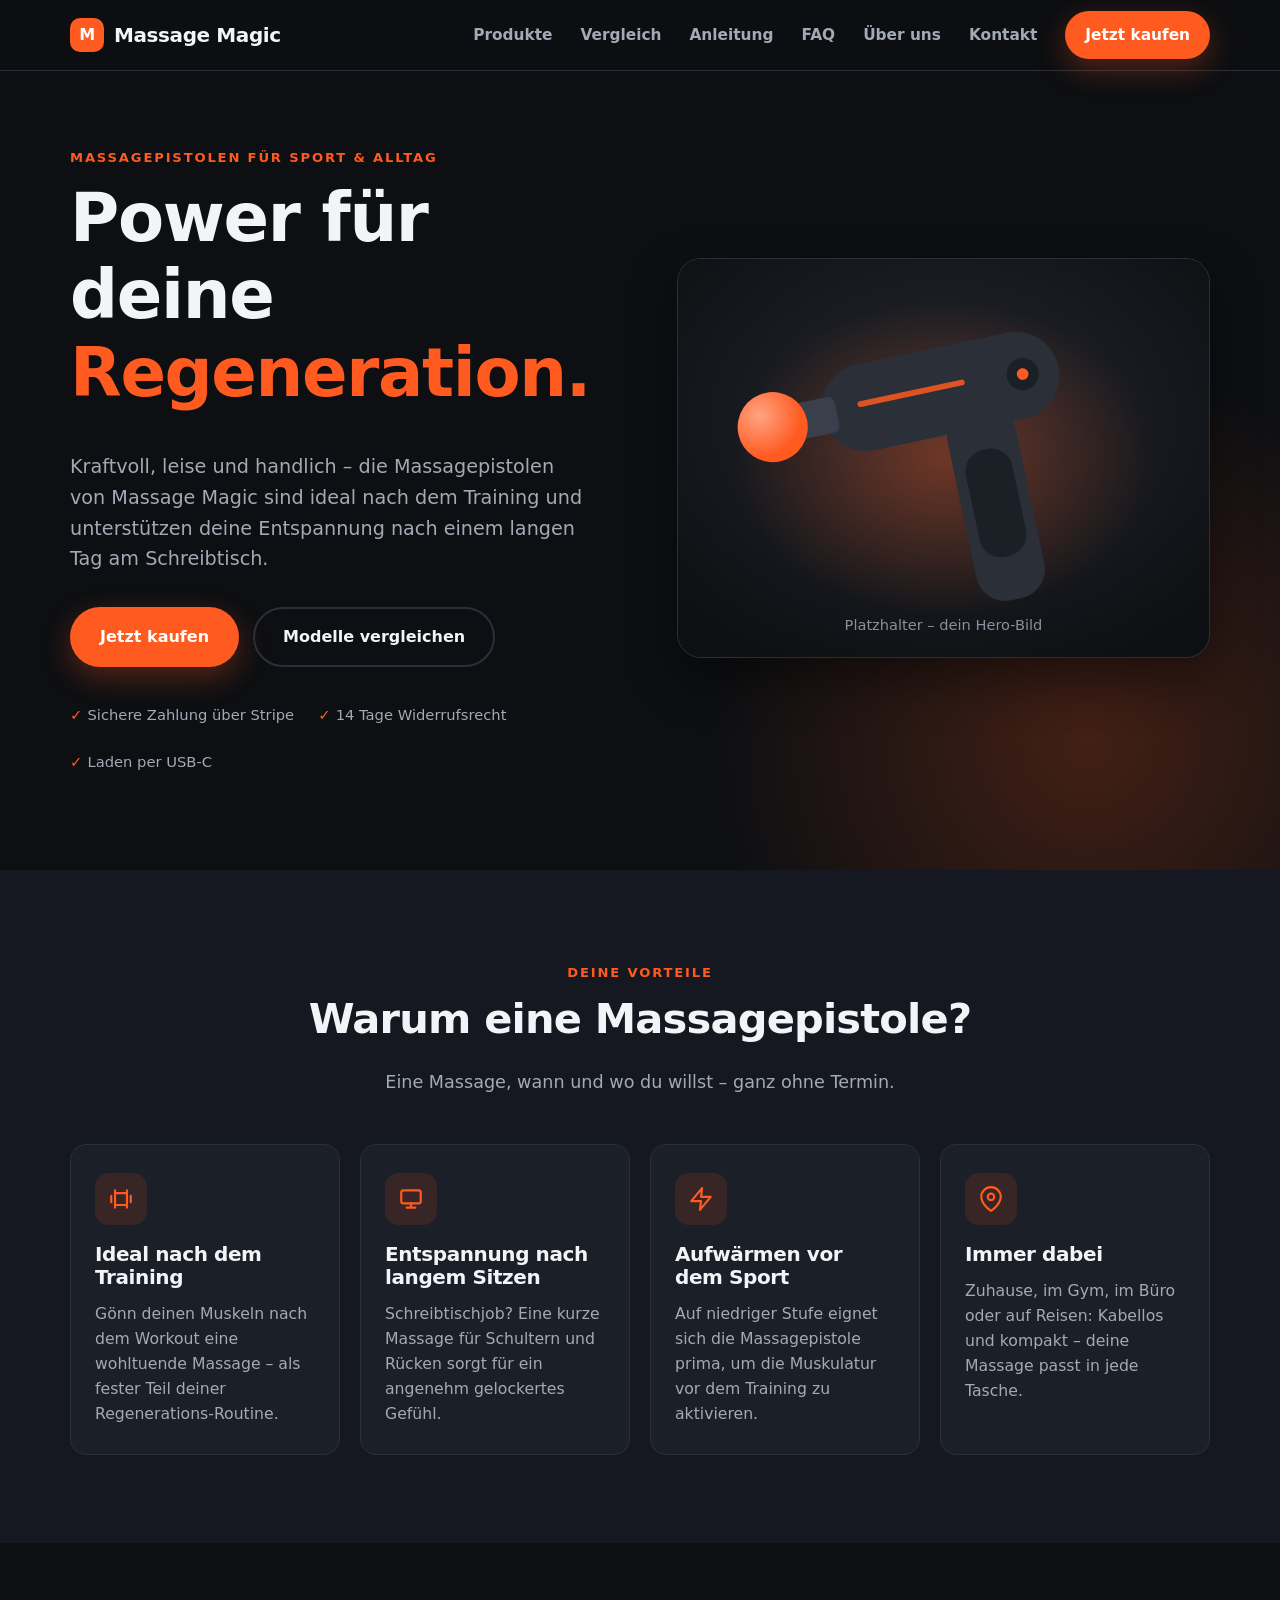
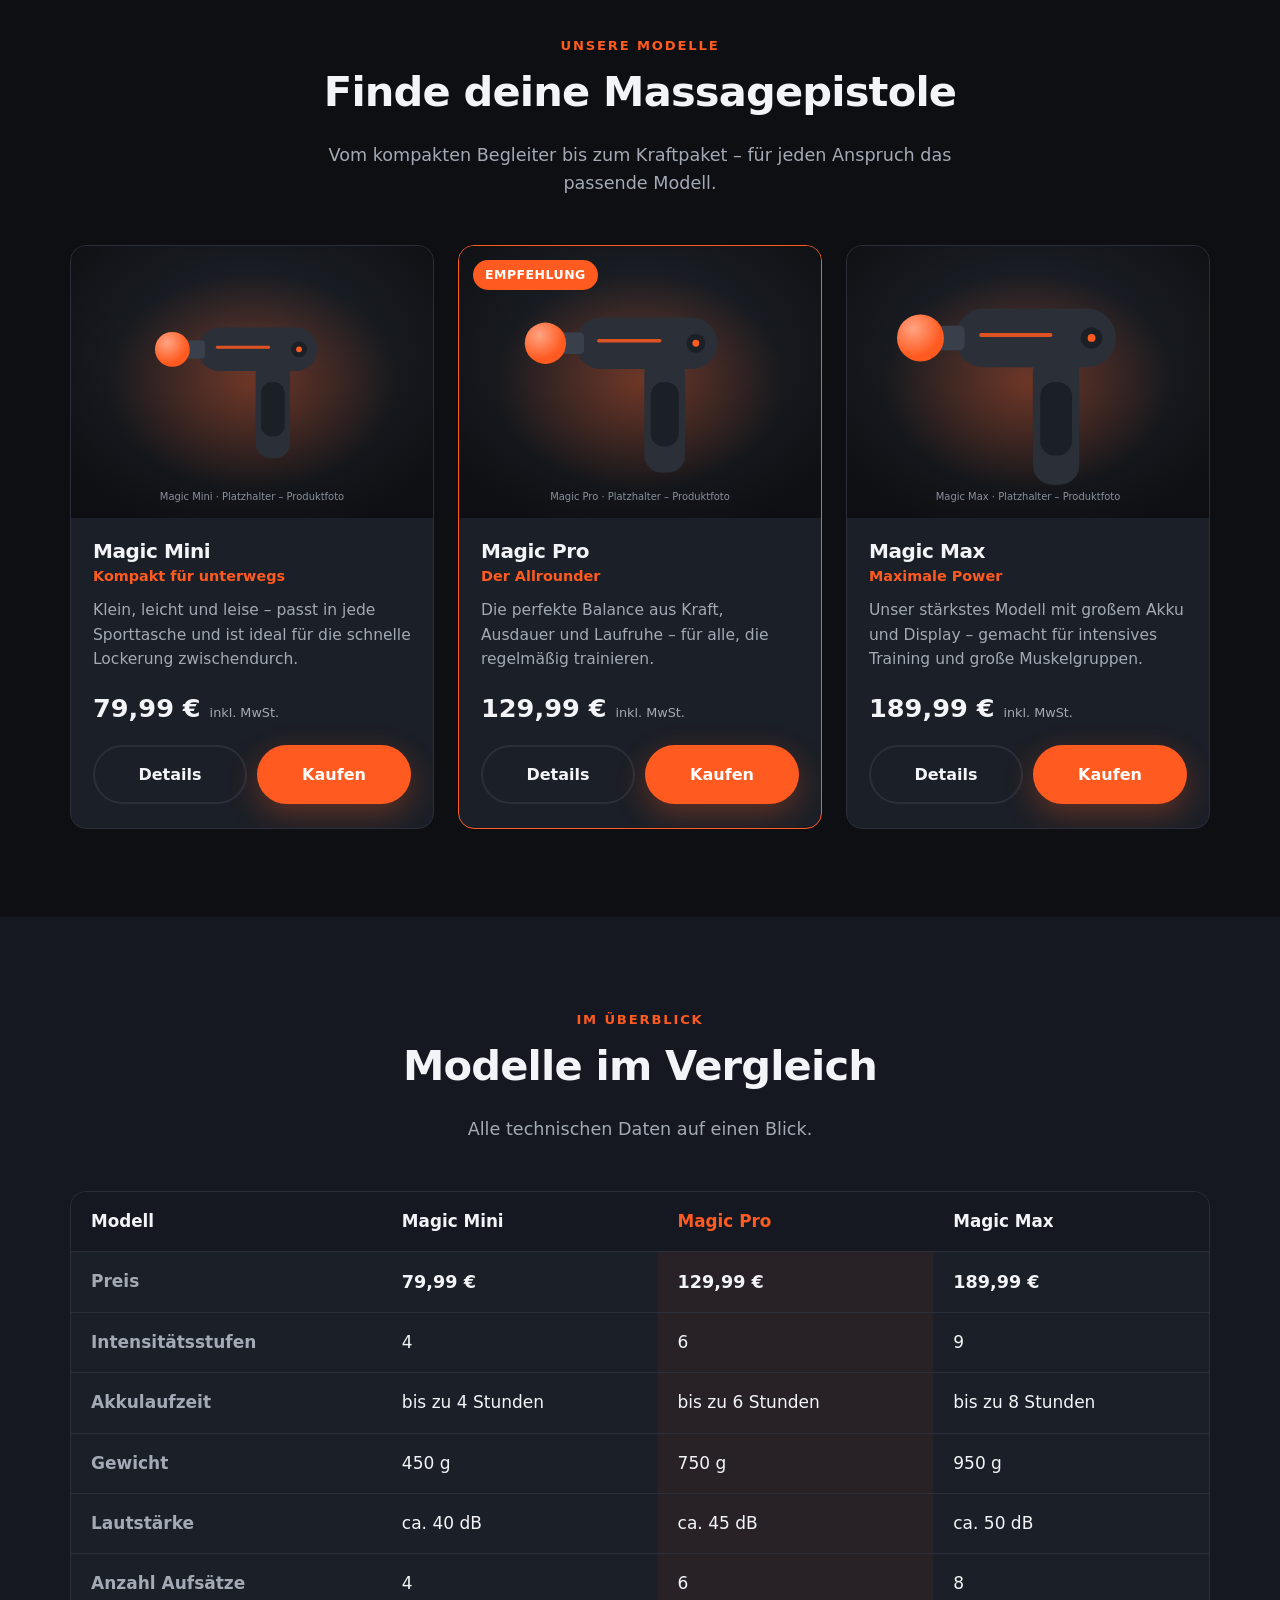
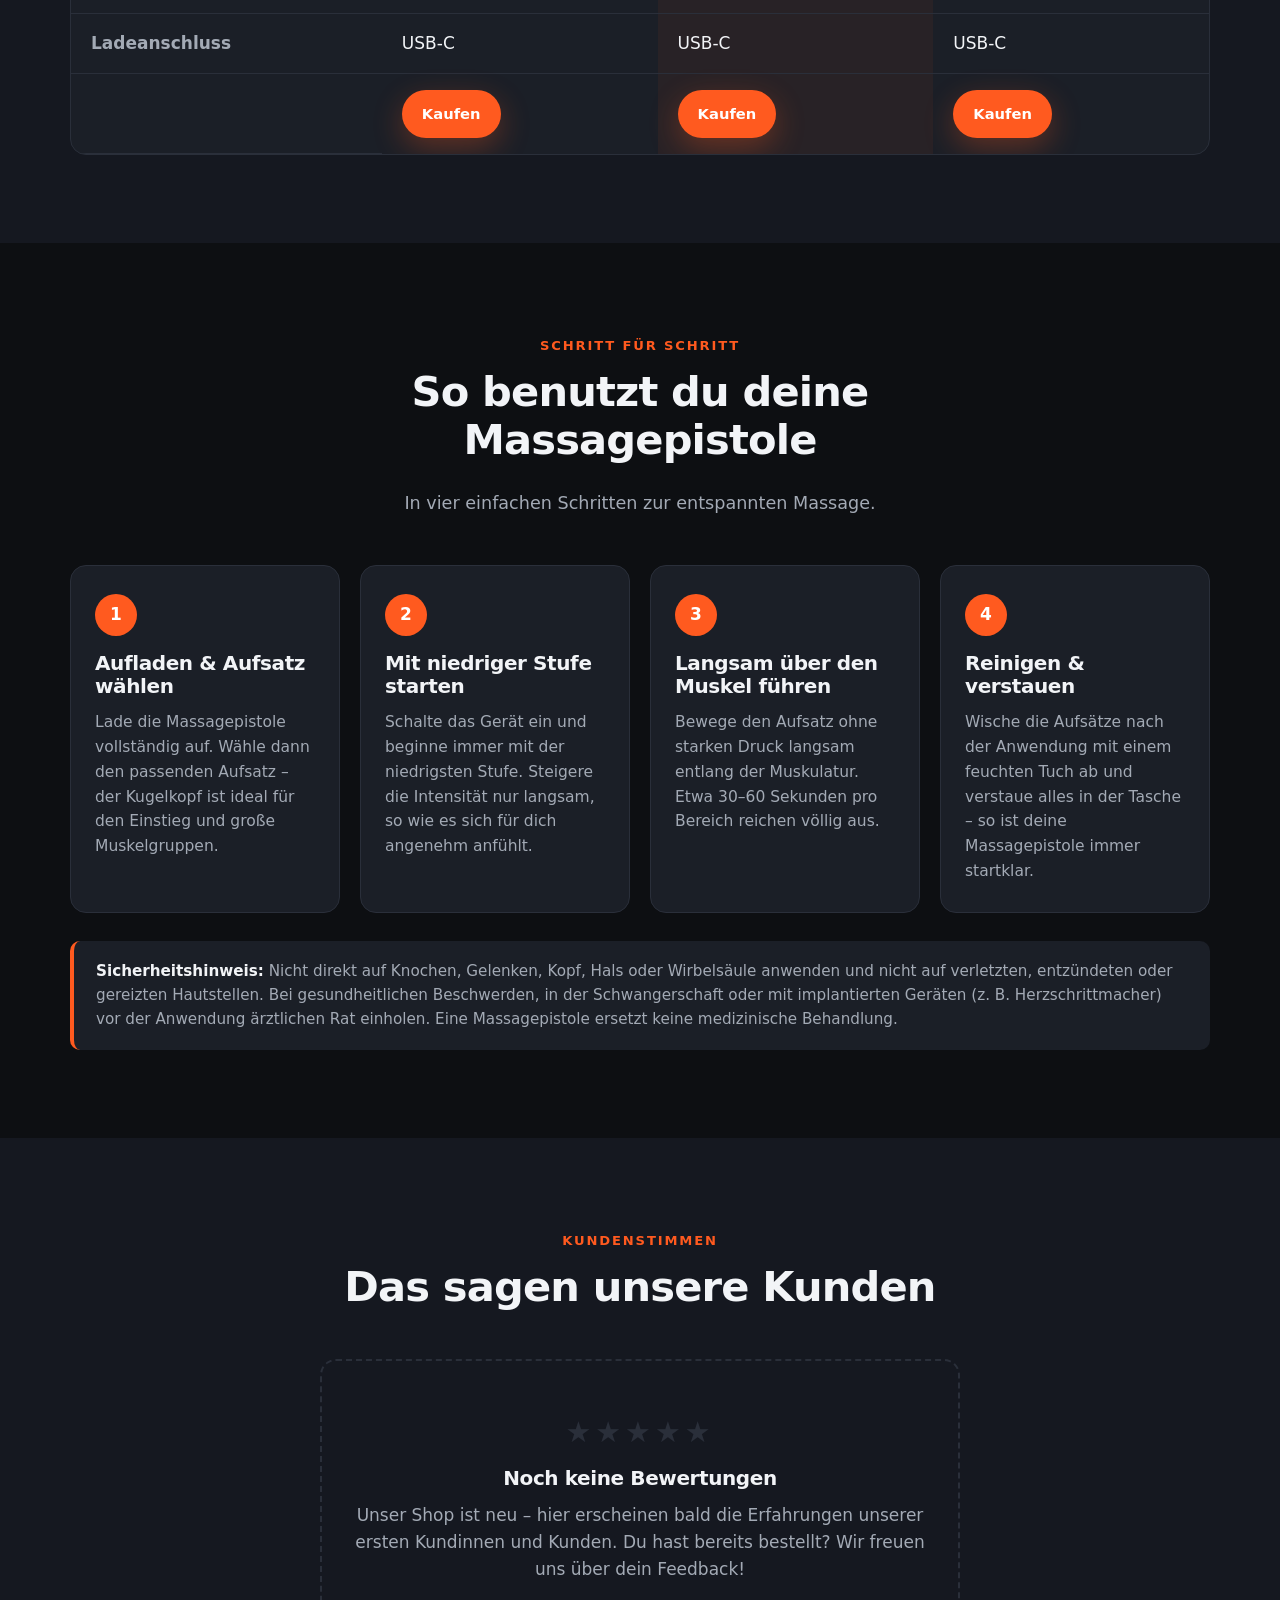
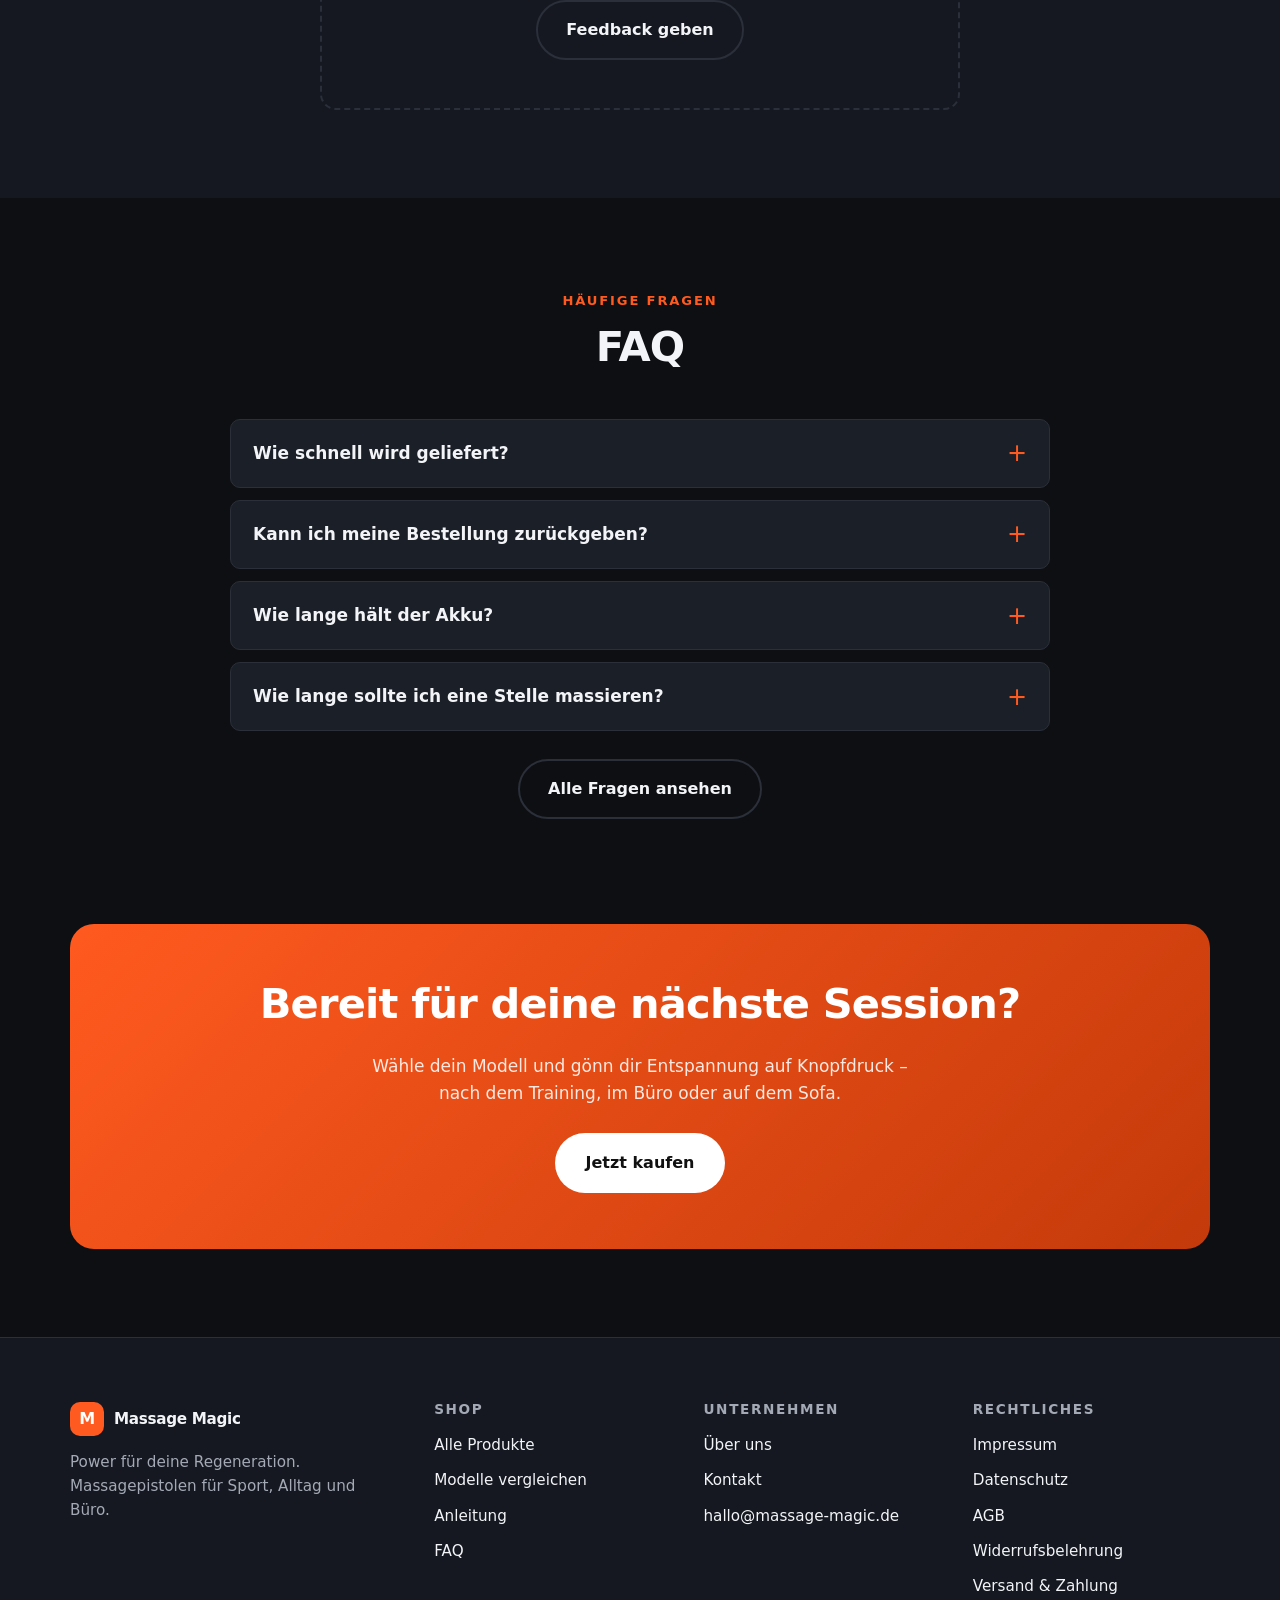
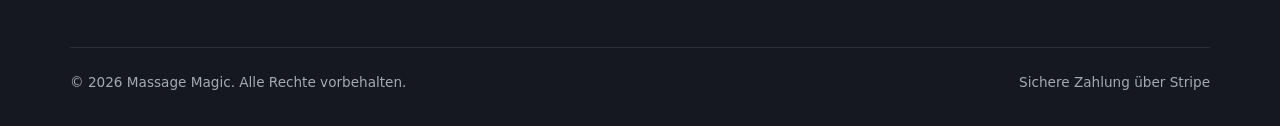
<file: index.html>
<!DOCTYPE html>
<html lang="de">
<head>
  <meta charset="utf-8">
  <meta name="viewport" content="width=device-width, initial-scale=1">
  <title>Massage Magic – Massagepistolen für Sport, Alltag & Büro</title>
  <meta name="description" content="Massage Magic: hochwertige Massagepistolen – ideal nach dem Training und zur Entspannung nach langem Sitzen. Jetzt Modelle vergleichen und bestellen.">
  <meta name="theme-color" content="#0d0f12">
  <link rel="icon" href="images/favicon.svg" type="image/svg+xml">
  <link rel="stylesheet" href="css/style.css">
</head>
<body>
  <div id="site-header"></div>

  <main id="main">

    <!-- ===== HERO ===== -->
    <section class="hero">
      <div class="container hero-grid">
        <div>
          <span class="eyebrow">Massagepistolen für Sport &amp; Alltag</span>
          <h1>Power für deine <span class="accent">Regeneration.</span></h1>
          <p class="lead">Kraftvoll, leise und handlich – die Massagepistolen von Massage Magic sind ideal nach dem Training und unterstützen deine Entspannung nach einem langen Tag am Schreibtisch.</p>
          <div class="hero-actions">
            <a class="btn btn--primary" href="#produkte">Jetzt kaufen</a>
            <a class="btn btn--ghost" href="#vergleich">Modelle vergleichen</a>
          </div>
          <div class="hero-badges">
            <span>Sichere Zahlung über Stripe</span>
            <span>14 Tage Widerrufsrecht</span>
            <span>Laden per USB-C</span>
          </div>
        </div>
        <div class="hero-image">
          <!-- EIGENES BILD: images/hero.svg durch dein Foto ersetzen, z. B. images/hero.jpg -->
          <img src="images/hero.svg" alt="Massage Magic Massagepistole" width="800" height="600" fetchpriority="high">
        </div>
      </div>
    </section>

    <!-- ===== WARUM EINE MASSAGEPISTOLE? ===== -->
    <section class="section section--soft" id="vorteile">
      <div class="container">
        <div class="section-head">
          <span class="eyebrow">Deine Vorteile</span>
          <h2>Warum eine Massagepistole?</h2>
          <p>Eine Massage, wann und wo du willst – ganz ohne Termin.</p>
        </div>
        <div class="benefits">
          <article class="benefit">
            <div class="benefit-icon" aria-hidden="true">
              <svg viewBox="0 0 24 24" fill="none" stroke="currentColor" stroke-width="2" stroke-linecap="round" stroke-linejoin="round"><path d="M6.5 6.5h11M6.5 17.5h11M3 9v6M21 9v6M6.5 4v16M17.5 4v16"/></svg>
            </div>
            <h3>Ideal nach dem Training</h3>
            <p>Gönn deinen Muskeln nach dem Workout eine wohltuende Massage – als fester Teil deiner Regenerations-Routine.</p>
          </article>
          <article class="benefit">
            <div class="benefit-icon" aria-hidden="true">
              <svg viewBox="0 0 24 24" fill="none" stroke="currentColor" stroke-width="2" stroke-linecap="round" stroke-linejoin="round"><rect x="3" y="4" width="18" height="12" rx="2"/><path d="M8 20h8M12 16v4"/></svg>
            </div>
            <h3>Entspannung nach langem Sitzen</h3>
            <p>Schreibtischjob? Eine kurze Massage für Schultern und Rücken sorgt für ein angenehm gelockertes Gefühl.</p>
          </article>
          <article class="benefit">
            <div class="benefit-icon" aria-hidden="true">
              <svg viewBox="0 0 24 24" fill="none" stroke="currentColor" stroke-width="2" stroke-linecap="round" stroke-linejoin="round"><path d="M13 2 3 14h9l-1 8 10-12h-9l1-8z"/></svg>
            </div>
            <h3>Aufwärmen vor dem Sport</h3>
            <p>Auf niedriger Stufe eignet sich die Massagepistole prima, um die Muskulatur vor dem Training zu aktivieren.</p>
          </article>
          <article class="benefit">
            <div class="benefit-icon" aria-hidden="true">
              <svg viewBox="0 0 24 24" fill="none" stroke="currentColor" stroke-width="2" stroke-linecap="round" stroke-linejoin="round"><path d="M21 10c0 7-9 13-9 13S3 17 3 10a9 9 0 0 1 18 0z"/><circle cx="12" cy="10" r="3"/></svg>
            </div>
            <h3>Immer dabei</h3>
            <p>Zuhause, im Gym, im Büro oder auf Reisen: Kabellos und kompakt – deine Massage passt in jede Tasche.</p>
          </article>
        </div>
      </div>
    </section>

    <!-- ===== PRODUKTE (werden automatisch aus products.json geladen) ===== -->
    <section class="section" id="produkte">
      <div class="container">
        <div class="section-head">
          <span class="eyebrow">Unsere Modelle</span>
          <h2>Finde deine Massagepistole</h2>
          <p>Vom kompakten Begleiter bis zum Kraftpaket – für jeden Anspruch das passende Modell.</p>
        </div>
        <div class="product-grid" data-product-grid="massagepistole">
          <p class="loading">Produkte werden geladen …</p>
        </div>
      </div>
    </section>

    <!-- ===== ZUBEHÖR (erscheint automatisch, sobald es in products.json Zubehör gibt) ===== -->
    <section class="section section--soft" id="zubehoer" data-hide-if-empty hidden>
      <div class="container">
        <div class="section-head">
          <span class="eyebrow">Extras</span>
          <h2>Zubehör</h2>
          <p>Aufsätze, Taschen und Ersatzakkus für deine Massagepistole.</p>
        </div>
        <div class="product-grid" data-product-grid="zubehoer"></div>
      </div>
    </section>

    <!-- ===== VERGLEICHSTABELLE ===== -->
    <section class="section section--soft" id="vergleich" data-hide-if-empty>
      <div class="container">
        <div class="section-head">
          <span class="eyebrow">Im Überblick</span>
          <h2>Modelle im Vergleich</h2>
          <p>Alle technischen Daten auf einen Blick.</p>
        </div>
        <div id="compare-table"><p class="loading">Vergleich wird geladen …</p></div>
      </div>
    </section>

    <!-- ===== ANLEITUNG ===== -->
    <section class="section" id="anleitung">
      <div class="container">
        <div class="section-head">
          <span class="eyebrow">Schritt für Schritt</span>
          <h2>So benutzt du deine Massagepistole</h2>
          <p>In vier einfachen Schritten zur entspannten Massage.</p>
        </div>
        <div class="steps">
          <div class="step">
            <h3>Aufladen &amp; Aufsatz wählen</h3>
            <p>Lade die Massagepistole vollständig auf. Wähle dann den passenden Aufsatz – der Kugelkopf ist ideal für den Einstieg und große Muskelgruppen.</p>
          </div>
          <div class="step">
            <h3>Mit niedriger Stufe starten</h3>
            <p>Schalte das Gerät ein und beginne immer mit der niedrigsten Stufe. Steigere die Intensität nur langsam, so wie es sich für dich angenehm anfühlt.</p>
          </div>
          <div class="step">
            <h3>Langsam über den Muskel führen</h3>
            <p>Bewege den Aufsatz ohne starken Druck langsam entlang der Muskulatur. Etwa 30–60 Sekunden pro Bereich reichen völlig aus.</p>
          </div>
          <div class="step">
            <h3>Reinigen &amp; verstauen</h3>
            <p>Wische die Aufsätze nach der Anwendung mit einem feuchten Tuch ab und verstaue alles in der Tasche – so ist deine Massagepistole immer startklar.</p>
          </div>
        </div>
        <div class="notice">
          <strong>Sicherheitshinweis:</strong> Nicht direkt auf Knochen, Gelenken, Kopf, Hals oder Wirbelsäule anwenden und nicht auf verletzten, entzündeten oder gereizten Hautstellen. Bei gesundheitlichen Beschwerden, in der Schwangerschaft oder mit implantierten Geräten (z. B. Herzschrittmacher) vor der Anwendung ärztlichen Rat einholen. Eine Massagepistole ersetzt keine medizinische Behandlung.
        </div>
      </div>
    </section>

    <!-- ===== KUNDENBEWERTUNGEN (Platzhalter) ===== -->
    <section class="section section--soft" id="bewertungen">
      <div class="container">
        <div class="section-head">
          <span class="eyebrow">Kundenstimmen</span>
          <h2>Das sagen unsere Kunden</h2>
        </div>
        <!-- Sobald du echte Bewertungen hast, ersetze diesen Block. -->
        <div class="reviews-empty">
          <div class="stars" aria-hidden="true">★★★★★</div>
          <h3>Noch keine Bewertungen</h3>
          <p>Unser Shop ist neu – hier erscheinen bald die Erfahrungen unserer ersten Kundinnen und Kunden. Du hast bereits bestellt? Wir freuen uns über dein Feedback!</p>
          <a class="btn btn--ghost" href="kontakt.html">Feedback geben</a>
        </div>
      </div>
    </section>

    <!-- ===== FAQ-VORSCHAU ===== -->
    <section class="section" id="faq">
      <div class="container">
        <div class="section-head">
          <span class="eyebrow">Häufige Fragen</span>
          <h2>FAQ</h2>
        </div>
        <div class="faq">
          <details>
            <summary>Wie schnell wird geliefert?</summary>
            <div><p>Wir versenden innerhalb von [X] Werktagen nach Zahlungseingang. Die Lieferung innerhalb Deutschlands dauert in der Regel [X–Y] Werktage. Alle Details findest du unter <a href="versand.html">Versand &amp; Zahlung</a>.</p></div>
          </details>
          <details>
            <summary>Kann ich meine Bestellung zurückgeben?</summary>
            <div><p>Ja. Du hast ein 14-tägiges Widerrufsrecht ab Erhalt der Ware. Wie das genau funktioniert, steht in unserer <a href="widerruf.html">Widerrufsbelehrung</a>.</p></div>
          </details>
          <details>
            <summary>Wie lange hält der Akku?</summary>
            <div><p>Je nach Modell und Intensitätsstufe bis zu 4, 6 oder 8 Stunden. Geladen wird bequem per USB-C.</p></div>
          </details>
          <details>
            <summary>Wie lange sollte ich eine Stelle massieren?</summary>
            <div><p>Etwa 30–60 Sekunden pro Bereich und insgesamt nur wenige Minuten pro Muskelgruppe. Starte immer auf niedriger Stufe.</p></div>
          </details>
        </div>
        <p style="text-align:center;margin-top:28px"><a class="btn btn--ghost" href="faq.html">Alle Fragen ansehen</a></p>
      </div>
    </section>

    <!-- ===== CTA ===== -->
    <section class="section" style="padding-top:0">
      <div class="container">
        <div class="cta-band">
          <h2>Bereit für deine nächste Session?</h2>
          <p>Wähle dein Modell und gönn dir Entspannung auf Knopfdruck – nach dem Training, im Büro oder auf dem Sofa.</p>
          <a class="btn" href="#produkte">Jetzt kaufen</a>
        </div>
      </div>
    </section>

  </main>

  <div id="site-footer"></div>

  <script src="js/layout.js"></script>
  <script src="js/shop.js"></script>
</body>
</html>
</file>
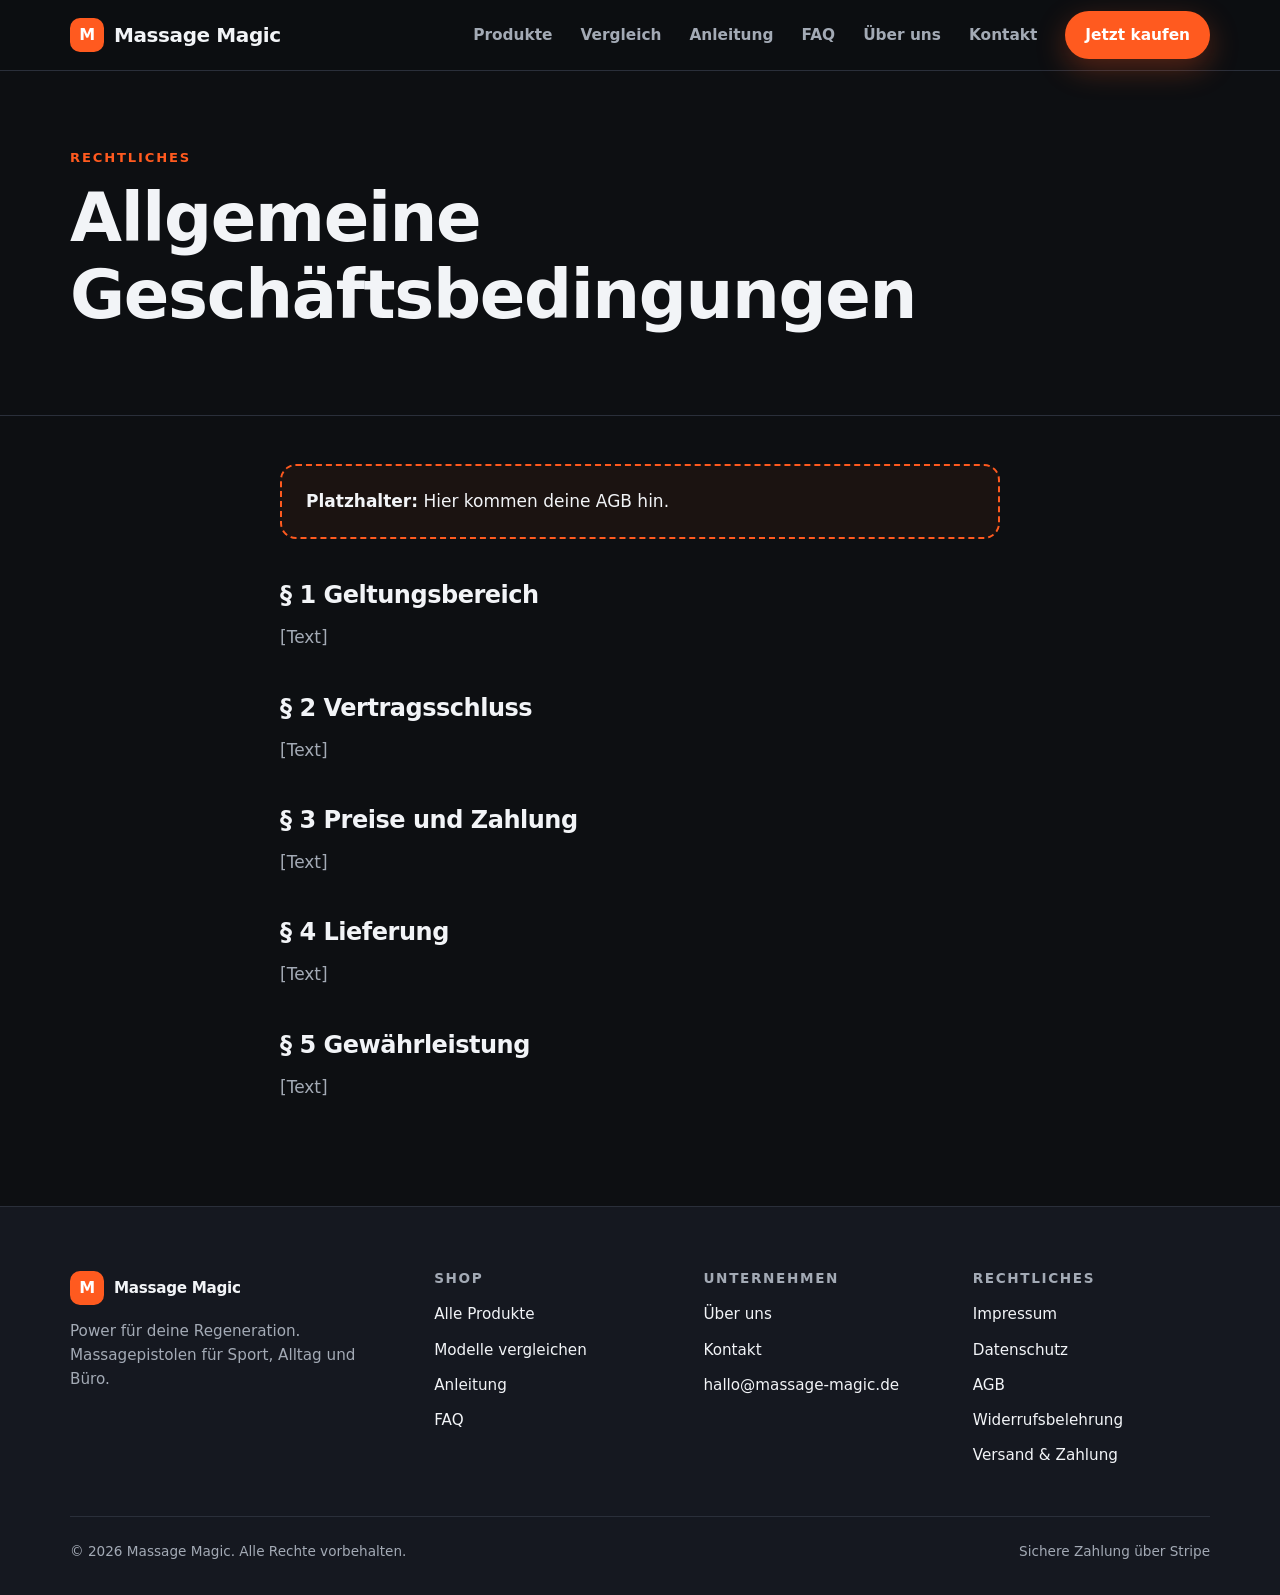
<file: agb.html>
<!DOCTYPE html>
<html lang="de">
<head>
  <meta charset="utf-8">
  <meta name="viewport" content="width=device-width, initial-scale=1">
  <title>Allgemeine Geschäftsbedingungen – Massage Magic</title>
  <meta name="robots" content="noindex">
  <meta name="theme-color" content="#0d0f12">
  <link rel="icon" href="images/favicon.svg" type="image/svg+xml">
  <link rel="stylesheet" href="css/style.css">
</head>
<body>
  <div id="site-header"></div>

  <main id="main">
    <section class="page-hero">
      <div class="container">
        <span class="eyebrow">Rechtliches</span>
        <h1>Allgemeine Geschäftsbedingungen</h1>
      </div>
    </section>

    <div class="container prose">
      <!-- ====== PLATZHALTER: Diesen Kasten löschen, sobald du deinen Text eingefügt hast ====== -->
      <div class="placeholder-box">
        <strong>Platzhalter:</strong> Hier kommen deine AGB hin.
      </div>

      <!-- ====== HIER DEINEN TEXT EINFÜGEN ====== -->
      <h2>§ 1 Geltungsbereich</h2>
      <p>[Text]</p>
      <h2>§ 2 Vertragsschluss</h2>
      <p>[Text]</p>
      <h2>§ 3 Preise und Zahlung</h2>
      <p>[Text]</p>
      <h2>§ 4 Lieferung</h2>
      <p>[Text]</p>
      <h2>§ 5 Gewährleistung</h2>
      <p>[Text]</p>
    </div>
  </main>

  <div id="site-footer"></div>
  <script src="js/layout.js"></script>
</body>
</html>
</file>
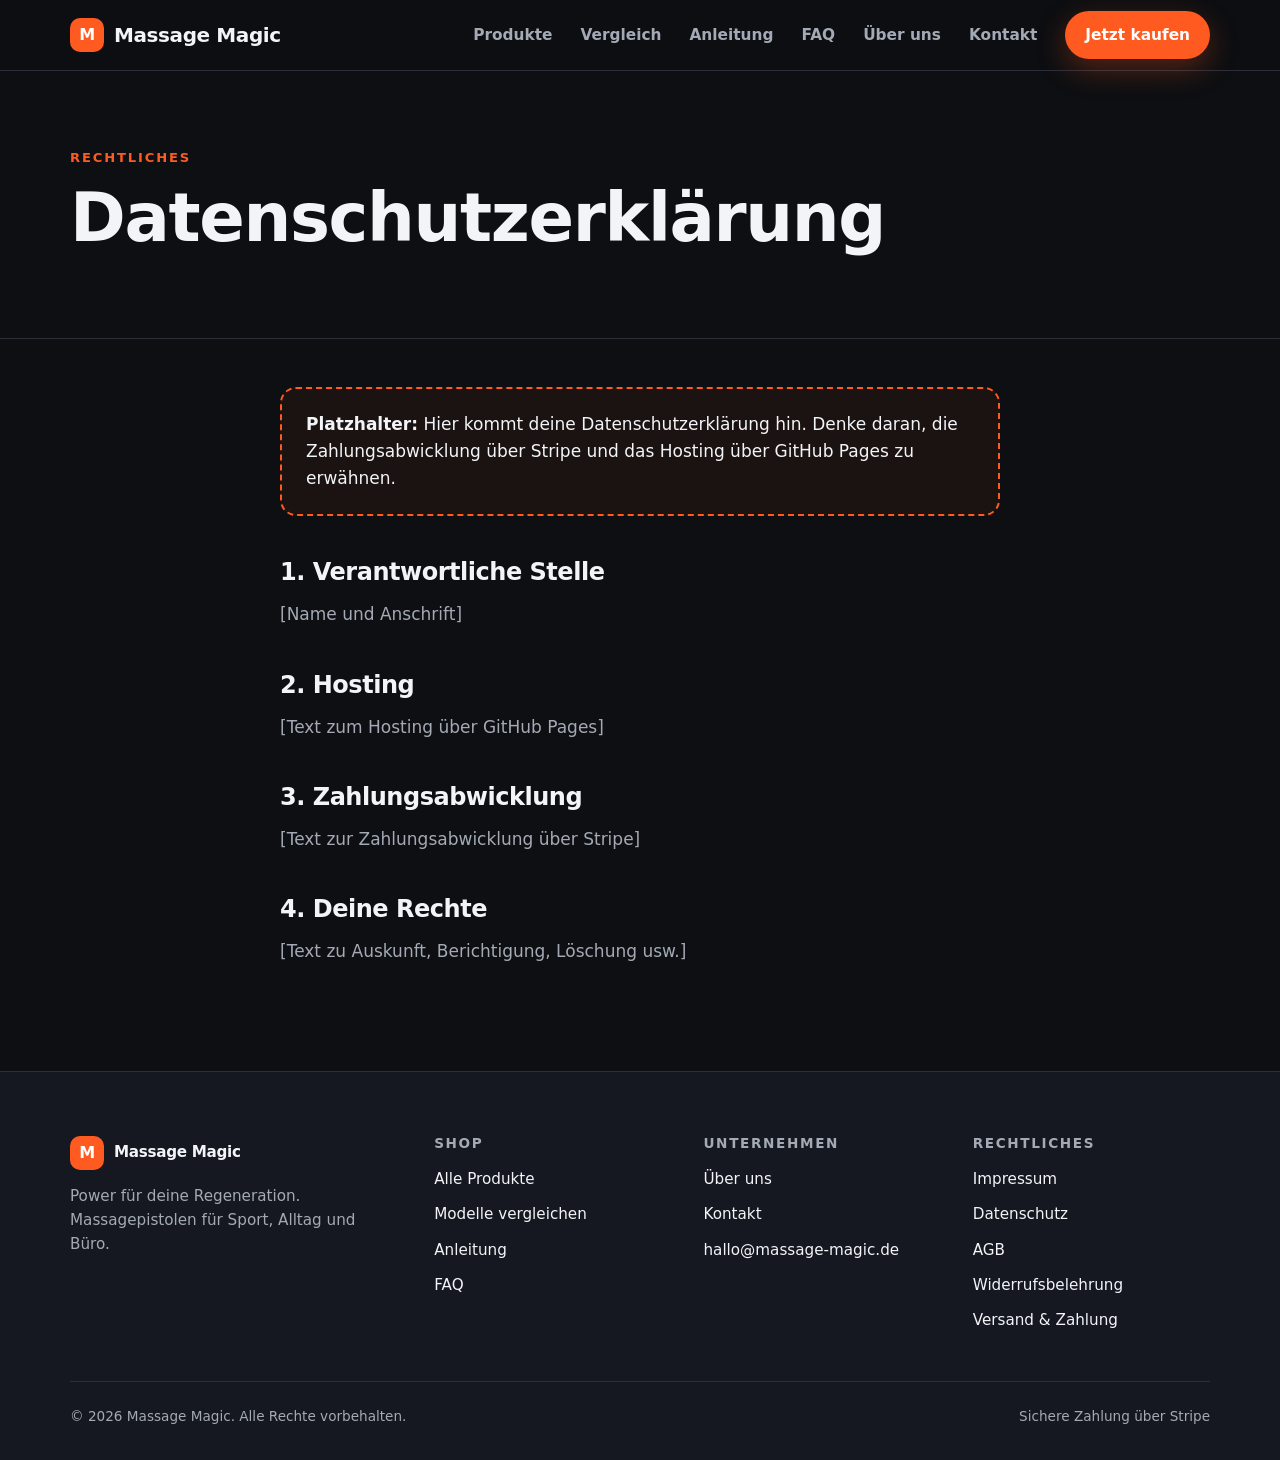
<file: datenschutz.html>
<!DOCTYPE html>
<html lang="de">
<head>
  <meta charset="utf-8">
  <meta name="viewport" content="width=device-width, initial-scale=1">
  <title>Datenschutzerklärung – Massage Magic</title>
  <meta name="robots" content="noindex">
  <meta name="theme-color" content="#0d0f12">
  <link rel="icon" href="images/favicon.svg" type="image/svg+xml">
  <link rel="stylesheet" href="css/style.css">
</head>
<body>
  <div id="site-header"></div>

  <main id="main">
    <section class="page-hero">
      <div class="container">
        <span class="eyebrow">Rechtliches</span>
        <h1>Datenschutzerklärung</h1>
      </div>
    </section>

    <div class="container prose">
      <!-- ====== PLATZHALTER: Diesen Kasten löschen, sobald du deinen Text eingefügt hast ====== -->
      <div class="placeholder-box">
        <strong>Platzhalter:</strong> Hier kommt deine Datenschutzerklärung hin. Denke daran, die Zahlungsabwicklung über Stripe und das Hosting über GitHub Pages zu erwähnen.
      </div>

      <!-- ====== HIER DEINEN TEXT EINFÜGEN ====== -->
      <h2>1. Verantwortliche Stelle</h2>
      <p>[Name und Anschrift]</p>
      <h2>2. Hosting</h2>
      <p>[Text zum Hosting über GitHub Pages]</p>
      <h2>3. Zahlungsabwicklung</h2>
      <p>[Text zur Zahlungsabwicklung über Stripe]</p>
      <h2>4. Deine Rechte</h2>
      <p>[Text zu Auskunft, Berichtigung, Löschung usw.]</p>
    </div>
  </main>

  <div id="site-footer"></div>
  <script src="js/layout.js"></script>
</body>
</html>
</file>
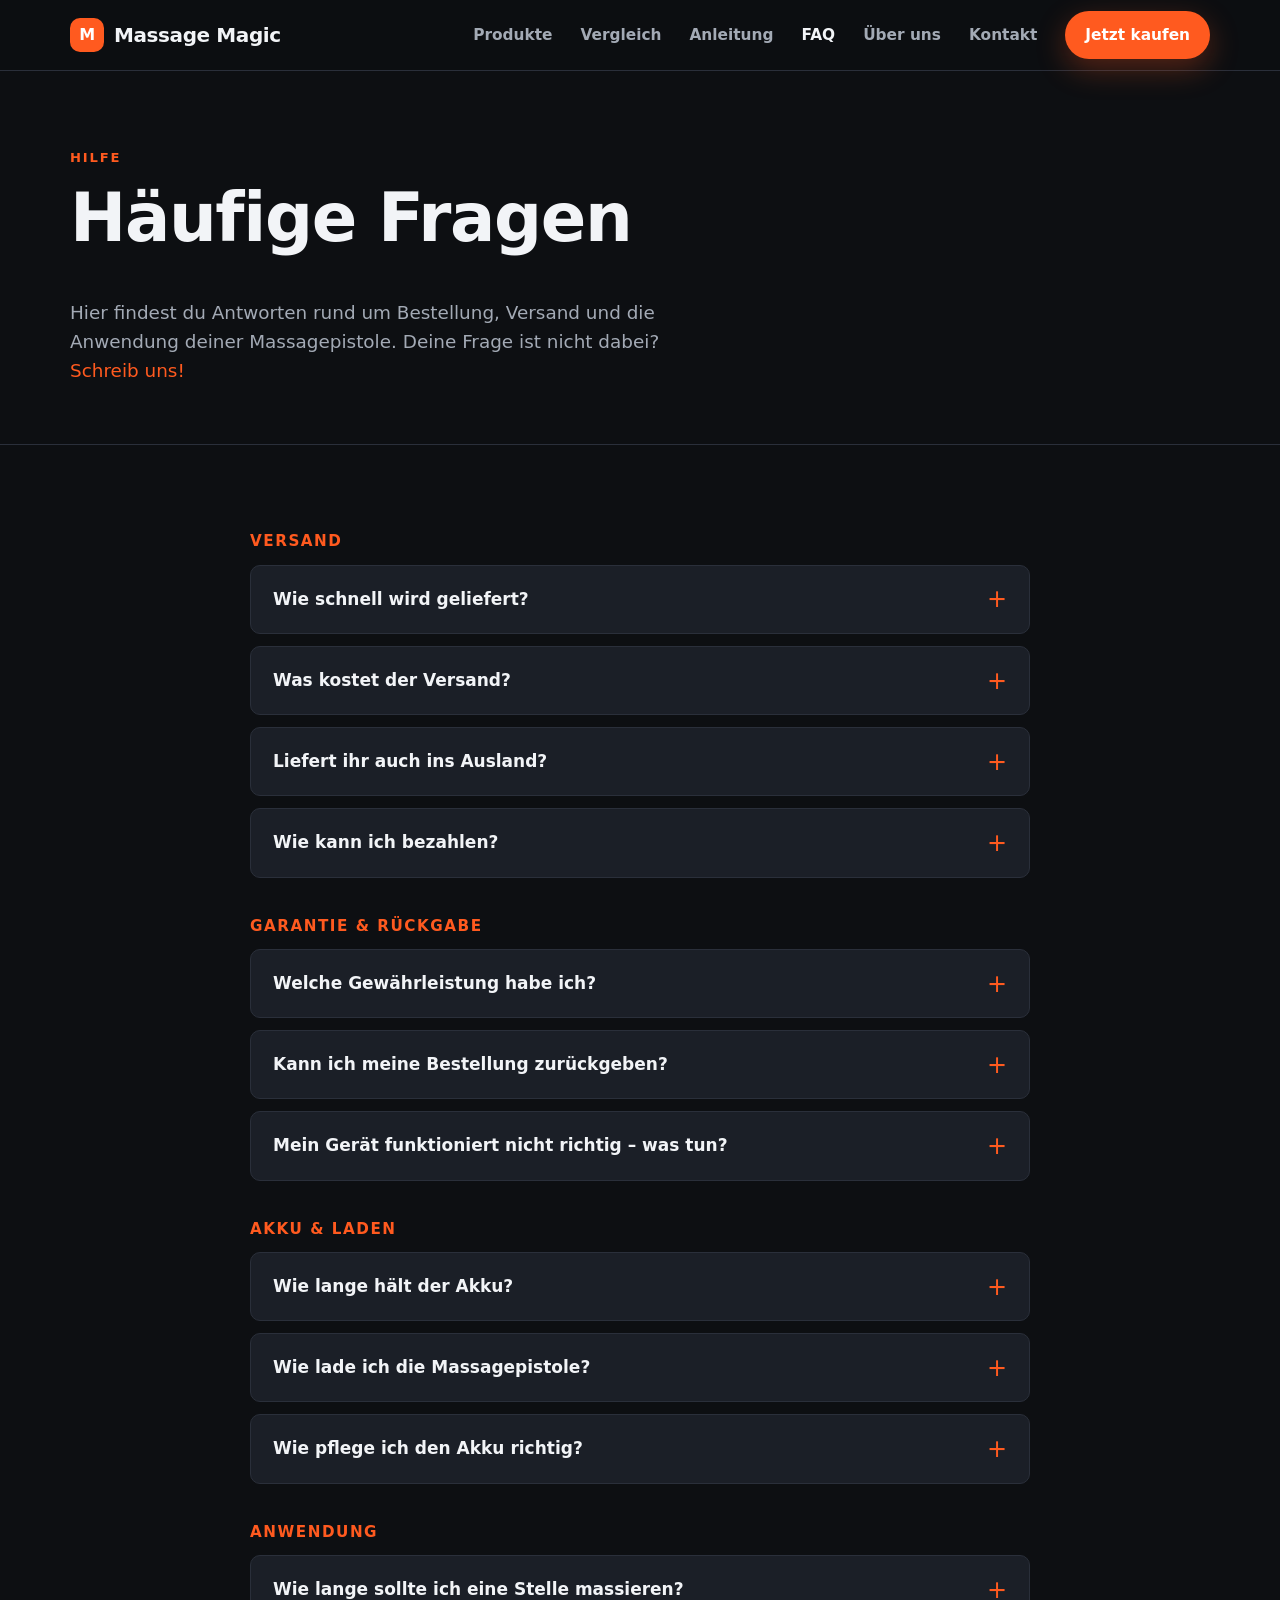
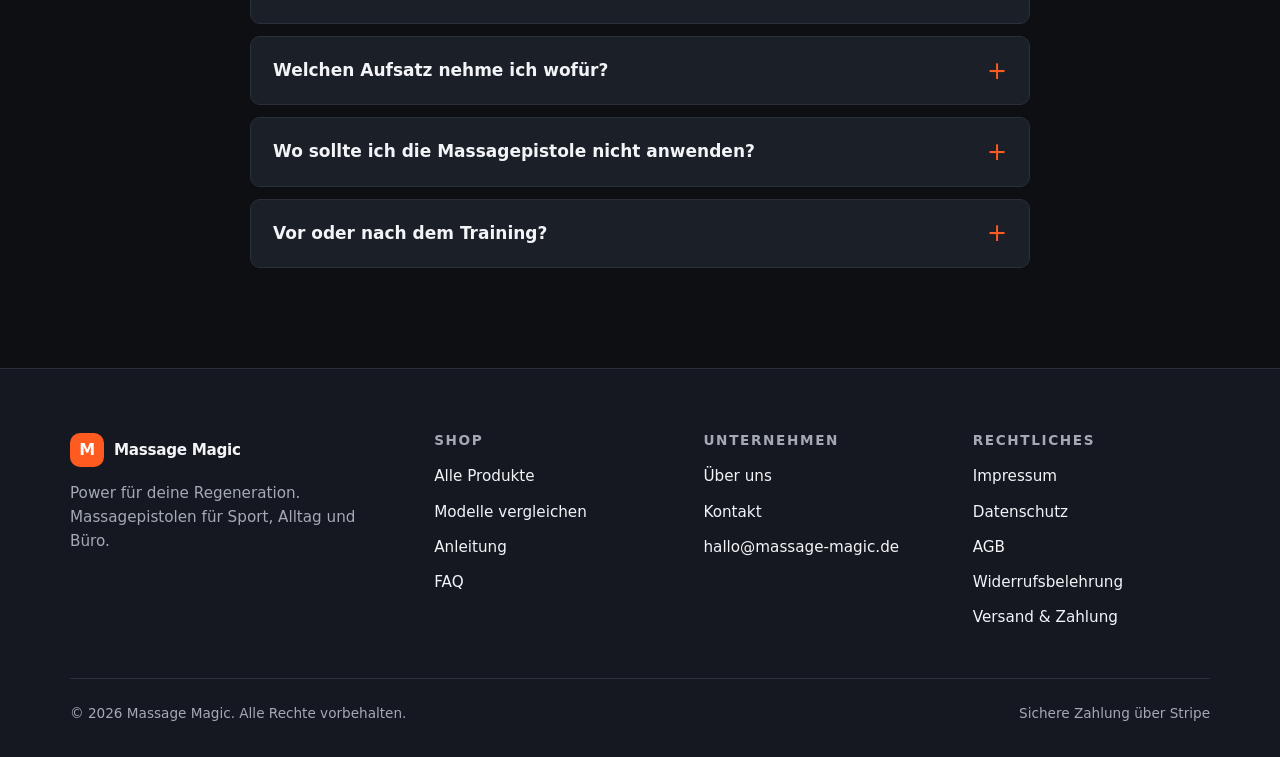
<file: faq.html>
<!DOCTYPE html>
<html lang="de">
<head>
  <meta charset="utf-8">
  <meta name="viewport" content="width=device-width, initial-scale=1">
  <title>FAQ – Massage Magic</title>
  <meta name="description" content="Häufige Fragen zu Versand, Garantie, Rückgabe, Akku und Anwendung der Massage Magic Massagepistolen.">
  <meta name="theme-color" content="#0d0f12">
  <link rel="icon" href="images/favicon.svg" type="image/svg+xml">
  <link rel="stylesheet" href="css/style.css">
</head>
<body>
  <div id="site-header"></div>

  <main id="main">
    <section class="page-hero">
      <div class="container">
        <span class="eyebrow">Hilfe</span>
        <h1>Häufige Fragen</h1>
        <p>Hier findest du Antworten rund um Bestellung, Versand und die Anwendung deiner Massagepistole. Deine Frage ist nicht dabei? <a href="kontakt.html">Schreib uns!</a></p>
      </div>
    </section>

    <!-- Werte in [eckigen Klammern] sind Platzhalter – bitte durch deine Angaben ersetzen. -->
    <section class="section">
      <div class="container faq">

        <div class="faq-group">
          <h3>Versand</h3>
          <details>
            <summary>Wie schnell wird geliefert?</summary>
            <div><p>Wir versenden innerhalb von [X] Werktagen nach Zahlungseingang. Die Lieferung innerhalb Deutschlands dauert in der Regel [X–Y] Werktage.</p></div>
          </details>
          <details>
            <summary>Was kostet der Versand?</summary>
            <div><p>Innerhalb Deutschlands kostet der Versand [X,XX €]. Ab einem Bestellwert von [XX €] versenden wir kostenlos. Alle Details unter <a href="versand.html">Versand &amp; Zahlung</a>.</p></div>
          </details>
          <details>
            <summary>Liefert ihr auch ins Ausland?</summary>
            <div><p>[Bitte eintragen: z. B. „Aktuell liefern wir nach Deutschland, Österreich und in die Schweiz.“]</p></div>
          </details>
          <details>
            <summary>Wie kann ich bezahlen?</summary>
            <div><p>Die Zahlung läuft sicher über Stripe. Je nach Einstellung stehen dir z. B. Kreditkarte, Apple Pay, Google Pay, Klarna oder SEPA-Lastschrift zur Verfügung.</p></div>
          </details>
        </div>

        <div class="faq-group">
          <h3>Garantie &amp; Rückgabe</h3>
          <details>
            <summary>Welche Gewährleistung habe ich?</summary>
            <div><p>Es gilt die gesetzliche Gewährleistung von 2 Jahren. [Optional: Falls du zusätzlich eine eigene Garantie anbietest, hier Dauer und Bedingungen eintragen.]</p></div>
          </details>
          <details>
            <summary>Kann ich meine Bestellung zurückgeben?</summary>
            <div><p>Ja. Du hast ein 14-tägiges Widerrufsrecht ab Erhalt der Ware. Alle Einzelheiten findest du in unserer <a href="widerruf.html">Widerrufsbelehrung</a>.</p></div>
          </details>
          <details>
            <summary>Mein Gerät funktioniert nicht richtig – was tun?</summary>
            <div><p>Bitte kontaktiere uns über die <a href="kontakt.html">Kontaktseite</a> und beschreibe kurz das Problem, am besten mit Bestellnummer. Wir kümmern uns schnellstmöglich darum.</p></div>
          </details>
        </div>

        <div class="faq-group">
          <h3>Akku &amp; Laden</h3>
          <details>
            <summary>Wie lange hält der Akku?</summary>
            <div><p>Je nach Modell und Stufe bis zu 4 Stunden (Magic Mini), 6 Stunden (Magic Pro) oder 8 Stunden (Magic Max). Auf hohen Stufen ist die Laufzeit kürzer.</p></div>
          </details>
          <details>
            <summary>Wie lade ich die Massagepistole?</summary>
            <div><p>Alle Modelle werden per USB-C geladen – das Kabel ist im Lieferumfang. Ein vollständiger Ladevorgang dauert ca. [X] Stunden. Wir empfehlen ein handelsübliches USB-Netzteil mit 5 V.</p></div>
          </details>
          <details>
            <summary>Wie pflege ich den Akku richtig?</summary>
            <div><p>Lade das Gerät am besten bei Zimmertemperatur und lass es nicht dauerhaft komplett leer. Wenn du es länger nicht nutzt, lade es etwa alle drei Monate einmal auf.</p></div>
          </details>
        </div>

        <div class="faq-group">
          <h3>Anwendung</h3>
          <details>
            <summary>Wie lange sollte ich eine Stelle massieren?</summary>
            <div><p>Etwa 30–60 Sekunden pro Bereich und insgesamt nur wenige Minuten pro Muskelgruppe. Starte immer auf der niedrigsten Stufe und steigere langsam.</p></div>
          </details>
          <details>
            <summary>Welchen Aufsatz nehme ich wofür?</summary>
            <div><p>Der <strong>Kugelkopf</strong> ist der Allrounder für große Muskelgruppen wie Oberschenkel oder Rücken. Der <strong>flache Kopf</strong> eignet sich für eine breitflächige Massage, der <strong>Gabelkopf</strong> für die Muskulatur entlang der Wade. Mit dem <strong>Punktkopf</strong> kannst du gezielt kleine Bereiche massieren – hier besonders sanft vorgehen.</p></div>
          </details>
          <details>
            <summary>Wo sollte ich die Massagepistole nicht anwenden?</summary>
            <div><p>Nicht direkt auf Knochen, Gelenken, Kopf, Hals oder der Wirbelsäule und nicht auf verletzten, entzündeten oder gereizten Hautstellen. Bei gesundheitlichen Beschwerden, in der Schwangerschaft oder mit implantierten Geräten (z. B. Herzschrittmacher) hol dir bitte vorher ärztlichen Rat. Eine Massagepistole ersetzt keine medizinische Behandlung.</p></div>
          </details>
          <details>
            <summary>Vor oder nach dem Training?</summary>
            <div><p>Beides ist möglich. Vor dem Training eignet sich eine kurze Massage auf niedriger Stufe zum Aufwärmen. Nach dem Training ist sie ideal als Teil deiner Entspannungs- und Regenerations-Routine.</p></div>
          </details>
        </div>

      </div>
    </section>
  </main>

  <div id="site-footer"></div>
  <script src="js/layout.js"></script>
</body>
</html>
</file>
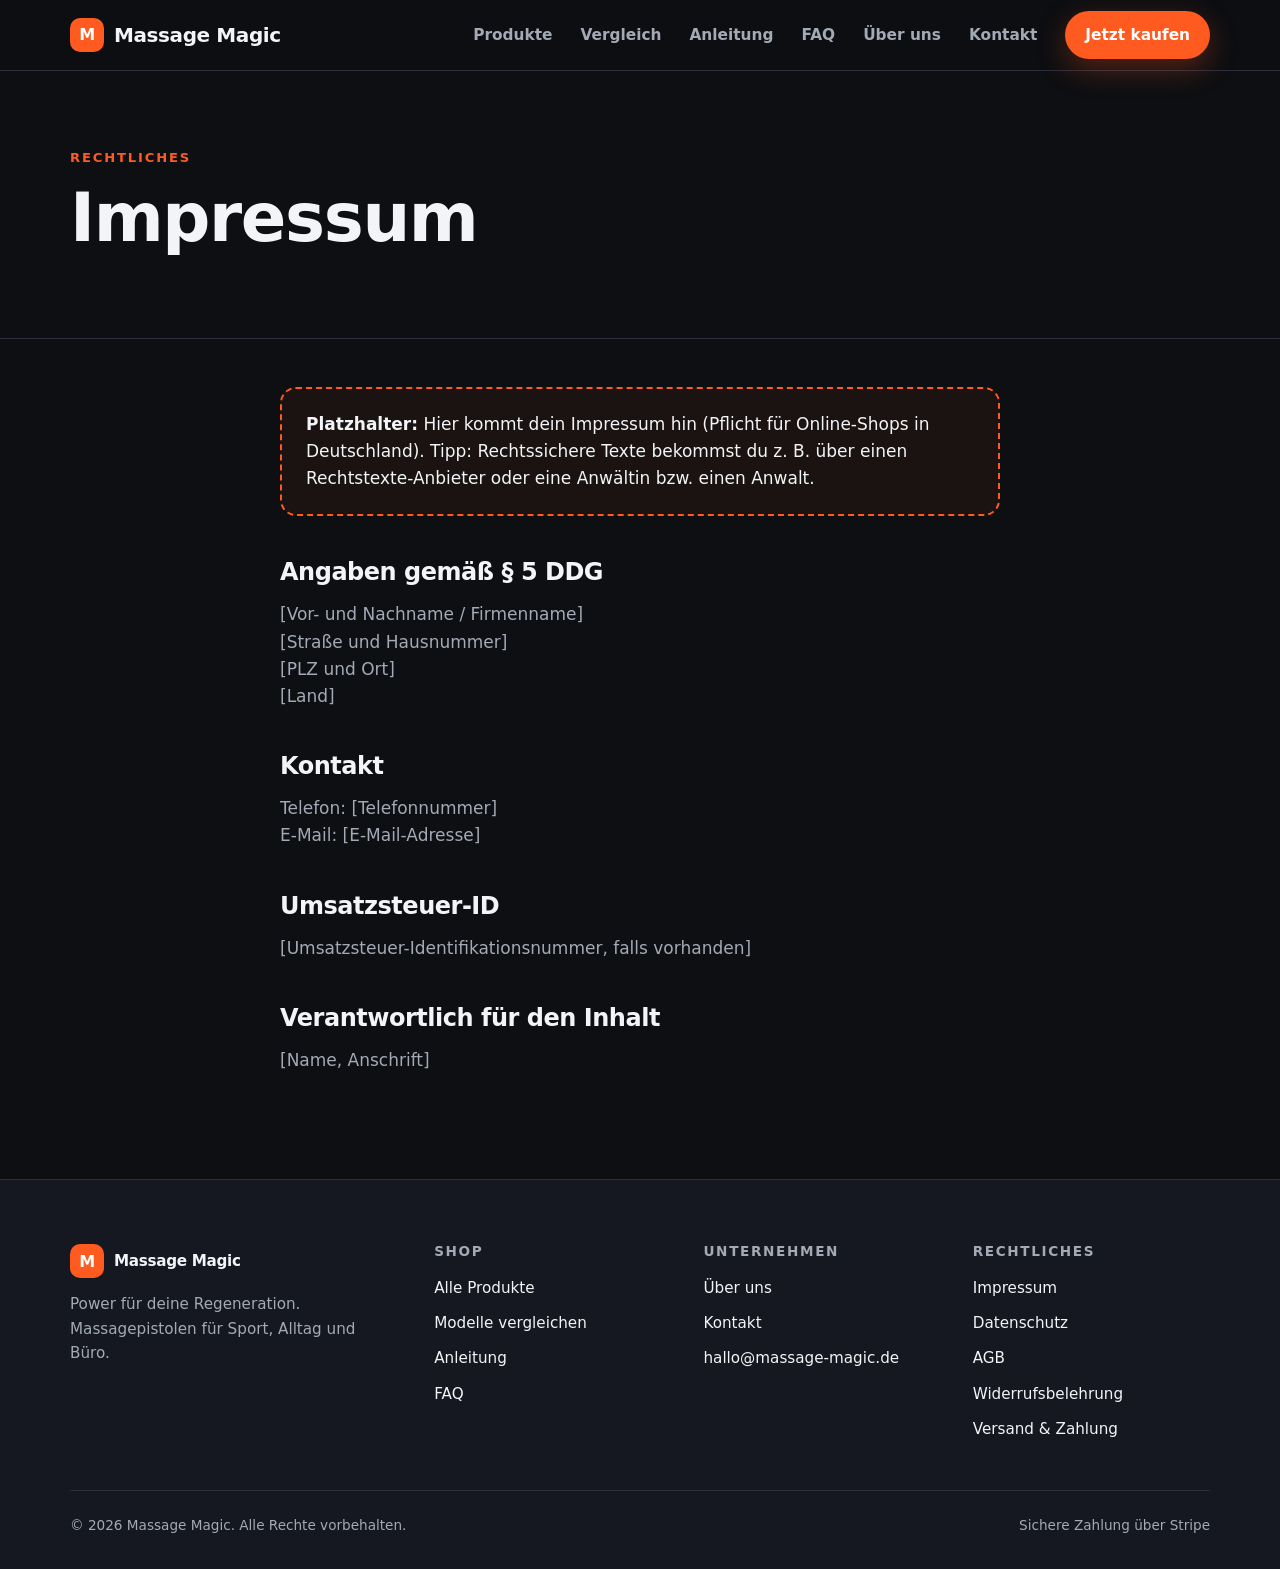
<file: impressum.html>
<!DOCTYPE html>
<html lang="de">
<head>
  <meta charset="utf-8">
  <meta name="viewport" content="width=device-width, initial-scale=1">
  <title>Impressum – Massage Magic</title>
  <meta name="robots" content="noindex">
  <meta name="theme-color" content="#0d0f12">
  <link rel="icon" href="images/favicon.svg" type="image/svg+xml">
  <link rel="stylesheet" href="css/style.css">
</head>
<body>
  <div id="site-header"></div>

  <main id="main">
    <section class="page-hero">
      <div class="container">
        <span class="eyebrow">Rechtliches</span>
        <h1>Impressum</h1>
      </div>
    </section>

    <div class="container prose">
      <!-- ====== PLATZHALTER: Diesen Kasten löschen, sobald du deinen Text eingefügt hast ====== -->
      <div class="placeholder-box">
        <strong>Platzhalter:</strong> Hier kommt dein Impressum hin (Pflicht für Online-Shops in Deutschland). Tipp: Rechtssichere Texte bekommst du z. B. über einen Rechtstexte-Anbieter oder eine Anwältin bzw. einen Anwalt.
      </div>

      <!-- ====== HIER DEINEN TEXT EINFÜGEN ====== -->
      <h2>Angaben gemäß § 5 DDG</h2>
      <p>[Vor- und Nachname / Firmenname]<br>[Straße und Hausnummer]<br>[PLZ und Ort]<br>[Land]</p>
      <h2>Kontakt</h2>
      <p>Telefon: [Telefonnummer]<br>E-Mail: [E-Mail-Adresse]</p>
      <h2>Umsatzsteuer-ID</h2>
      <p>[Umsatzsteuer-Identifikationsnummer, falls vorhanden]</p>
      <h2>Verantwortlich für den Inhalt</h2>
      <p>[Name, Anschrift]</p>
    </div>
  </main>

  <div id="site-footer"></div>
  <script src="js/layout.js"></script>
</body>
</html>
</file>
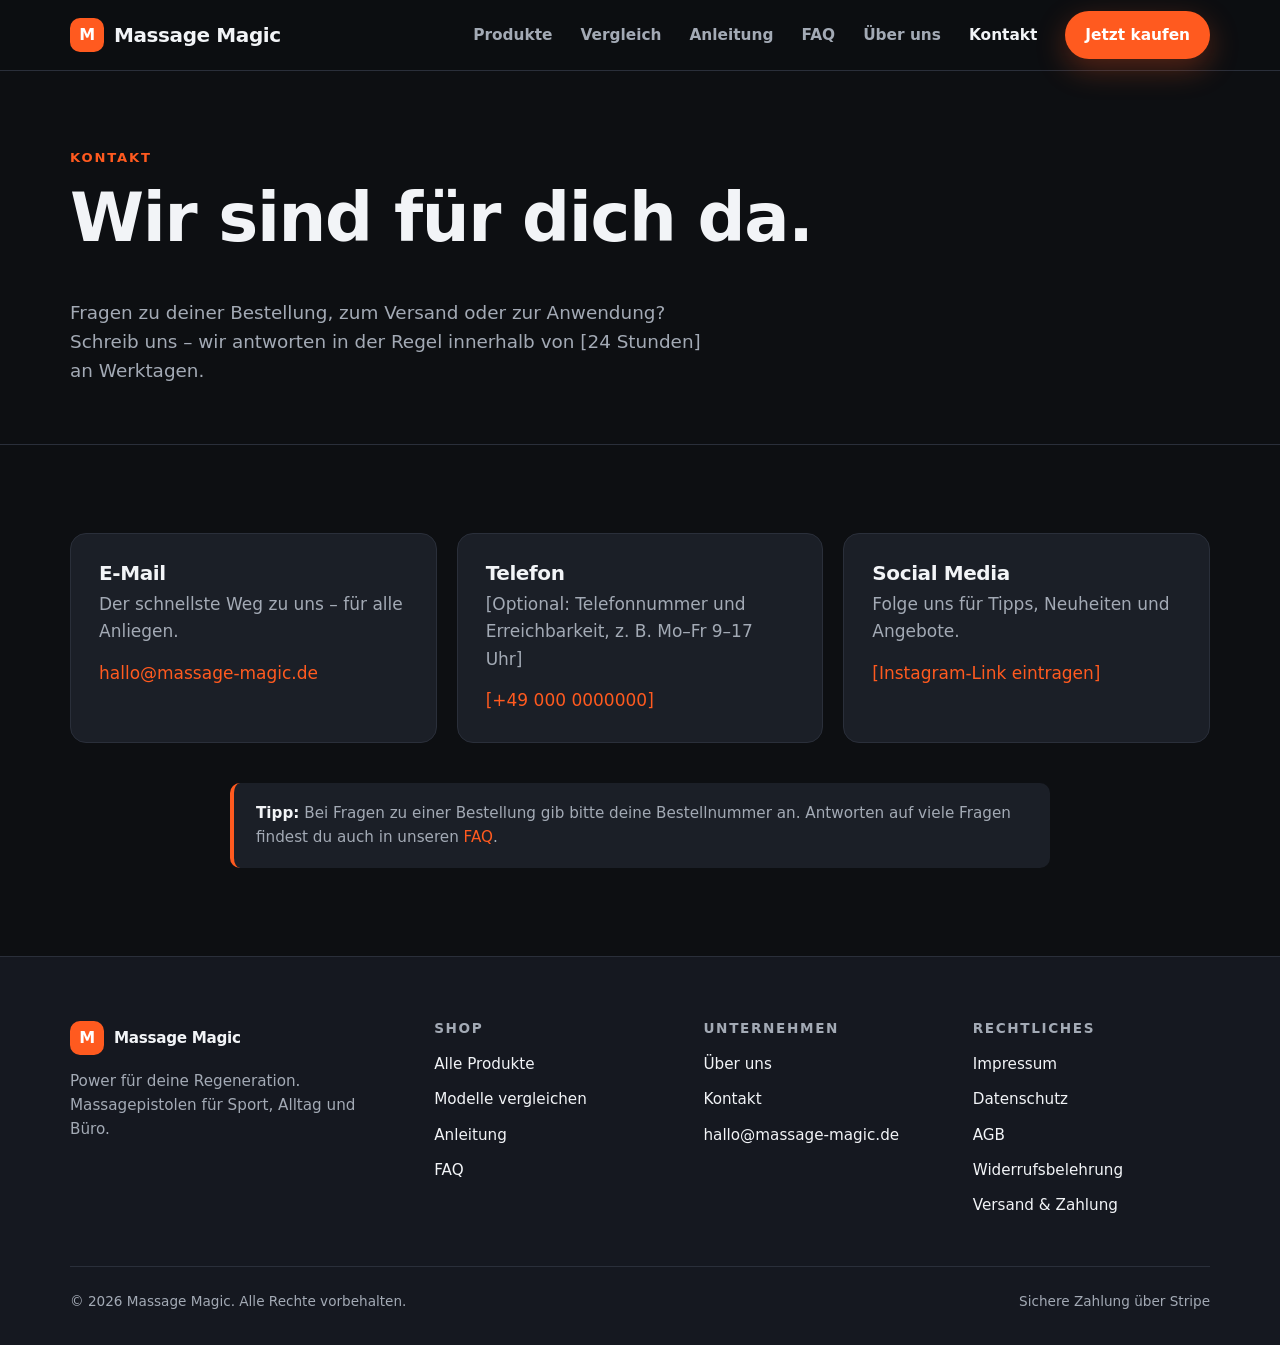
<file: kontakt.html>
<!DOCTYPE html>
<html lang="de">
<head>
  <meta charset="utf-8">
  <meta name="viewport" content="width=device-width, initial-scale=1">
  <title>Kontakt – Massage Magic</title>
  <meta name="description" content="Kontakt zu Massage Magic – wir helfen dir gern bei Fragen zu Bestellung, Versand und Anwendung.">
  <meta name="theme-color" content="#0d0f12">
  <link rel="icon" href="images/favicon.svg" type="image/svg+xml">
  <link rel="stylesheet" href="css/style.css">
</head>
<body>
  <div id="site-header"></div>

  <main id="main">
    <section class="page-hero">
      <div class="container">
        <span class="eyebrow">Kontakt</span>
        <h1>Wir sind für dich da.</h1>
        <p>Fragen zu deiner Bestellung, zum Versand oder zur Anwendung? Schreib uns – wir antworten in der Regel innerhalb von [24 Stunden] an Werktagen.</p>
      </div>
    </section>

    <section class="section">
      <div class="container">
        <div class="contact-grid">
          <div class="contact-card">
            <h3>E-Mail</h3>
            <p>Der schnellste Weg zu uns – für alle Anliegen.</p>
            <!-- Die E-Mail-Adresse wird automatisch aus js/layout.js übernommen -->
            <a data-shop-email href="#">E-Mail</a>
          </div>
          <div class="contact-card">
            <h3>Telefon</h3>
            <p>[Optional: Telefonnummer und Erreichbarkeit, z. B. Mo–Fr 9–17 Uhr]</p>
            <a href="tel:+490000000000">[+49 000 0000000]</a>
          </div>
          <div class="contact-card">
            <h3>Social Media</h3>
            <p>Folge uns für Tipps, Neuheiten und Angebote.</p>
            <a href="#">[Instagram-Link eintragen]</a>
          </div>
        </div>

        <div class="notice" style="max-width:820px;margin:40px auto 0">
          <strong>Tipp:</strong> Bei Fragen zu einer Bestellung gib bitte deine Bestellnummer an. Antworten auf viele Fragen findest du auch in unseren <a href="faq.html">FAQ</a>.
        </div>
      </div>
    </section>
  </main>

  <div id="site-footer"></div>
  <script src="js/layout.js"></script>
</body>
</html>
</file>
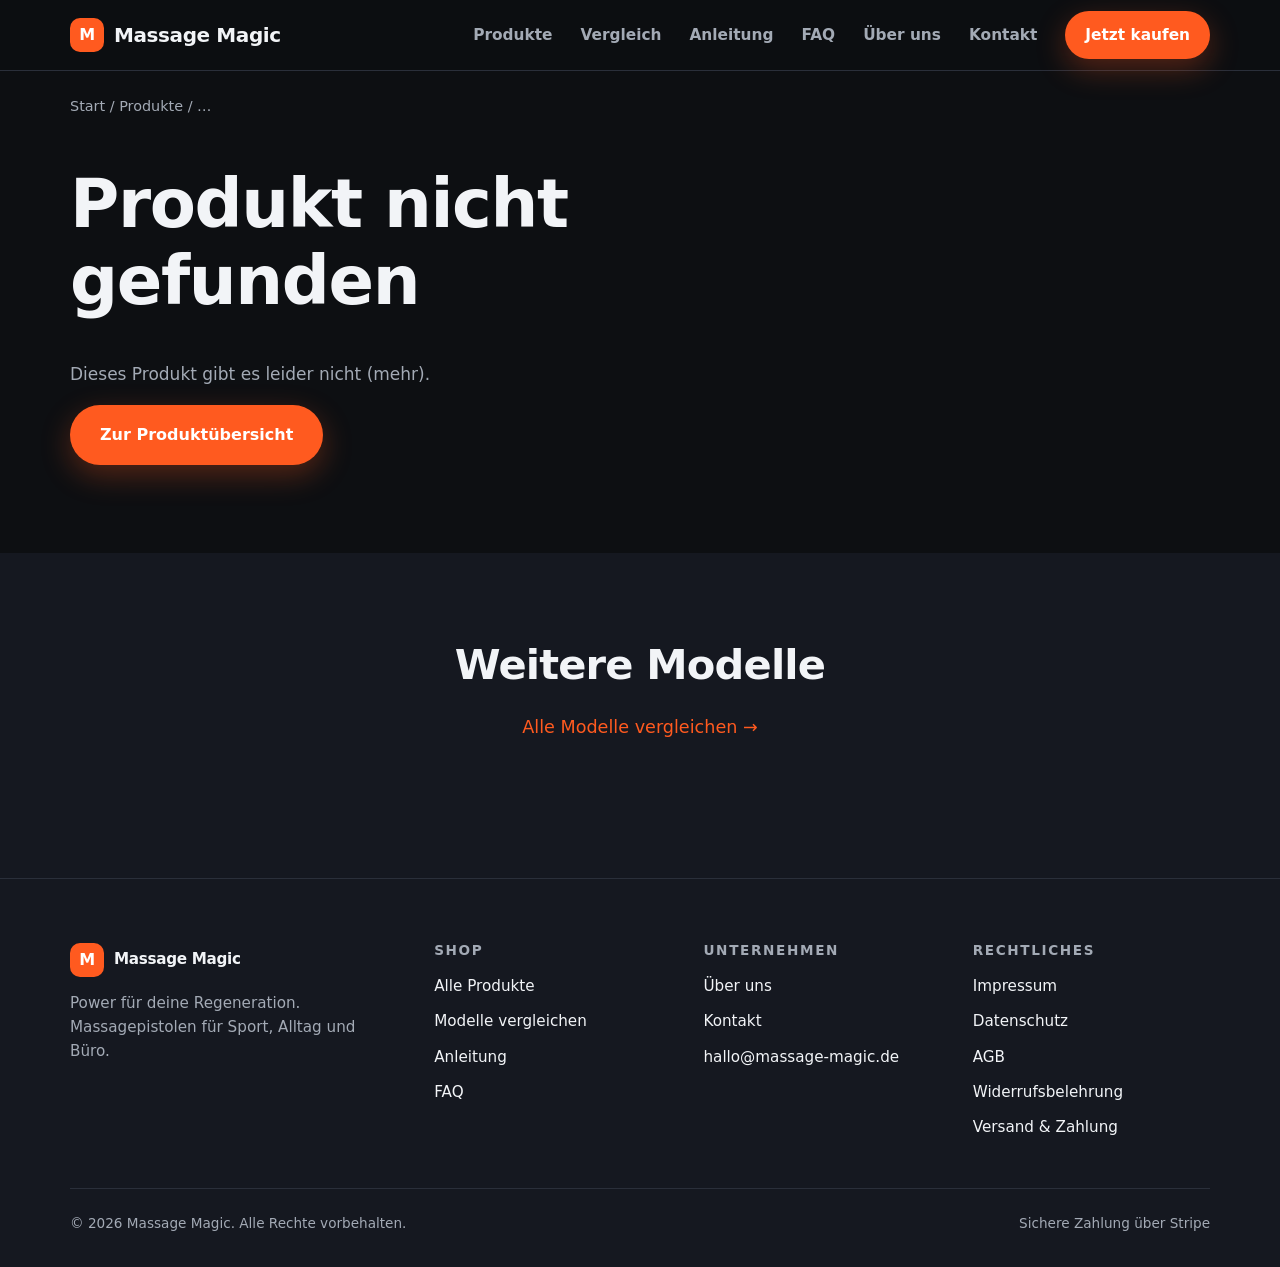
<file: produkt.html>
<!DOCTYPE html>
<html lang="de">
<head>
  <meta charset="utf-8">
  <meta name="viewport" content="width=device-width, initial-scale=1">
  <title>Produkt – Massage Magic</title>
  <meta name="description" content="Massagepistole von Massage Magic">
  <meta name="theme-color" content="#0d0f12">
  <link rel="icon" href="images/favicon.svg" type="image/svg+xml">
  <link rel="stylesheet" href="css/style.css">
</head>
<body>
  <div id="site-header"></div>

  <main id="main">
    <!-- Diese Seite füllt sich automatisch mit den Daten aus products.json.
         Welches Produkt angezeigt wird, steht in der Adresse: produkt.html?id=magic-pro -->
    <div class="container">
      <nav class="breadcrumb" aria-label="Brotkrumen">
        <a href="index.html">Start</a> / <a href="index.html#produkte">Produkte</a> / <span id="crumb-name">…</span>
      </nav>
      <div id="product-detail"><p class="loading">Produkt wird geladen …</p></div>
    </div>

    <section class="section section--soft">
      <div class="container">
        <div class="section-head">
          <h2>Weitere Modelle</h2>
          <p><a href="index.html#vergleich">Alle Modelle vergleichen →</a></p>
        </div>
        <div class="product-grid" data-product-grid="andere"></div>
      </div>
    </section>
  </main>

  <div id="site-footer"></div>

  <script src="js/layout.js"></script>
  <script src="js/shop.js"></script>
</body>
</html>
</file>
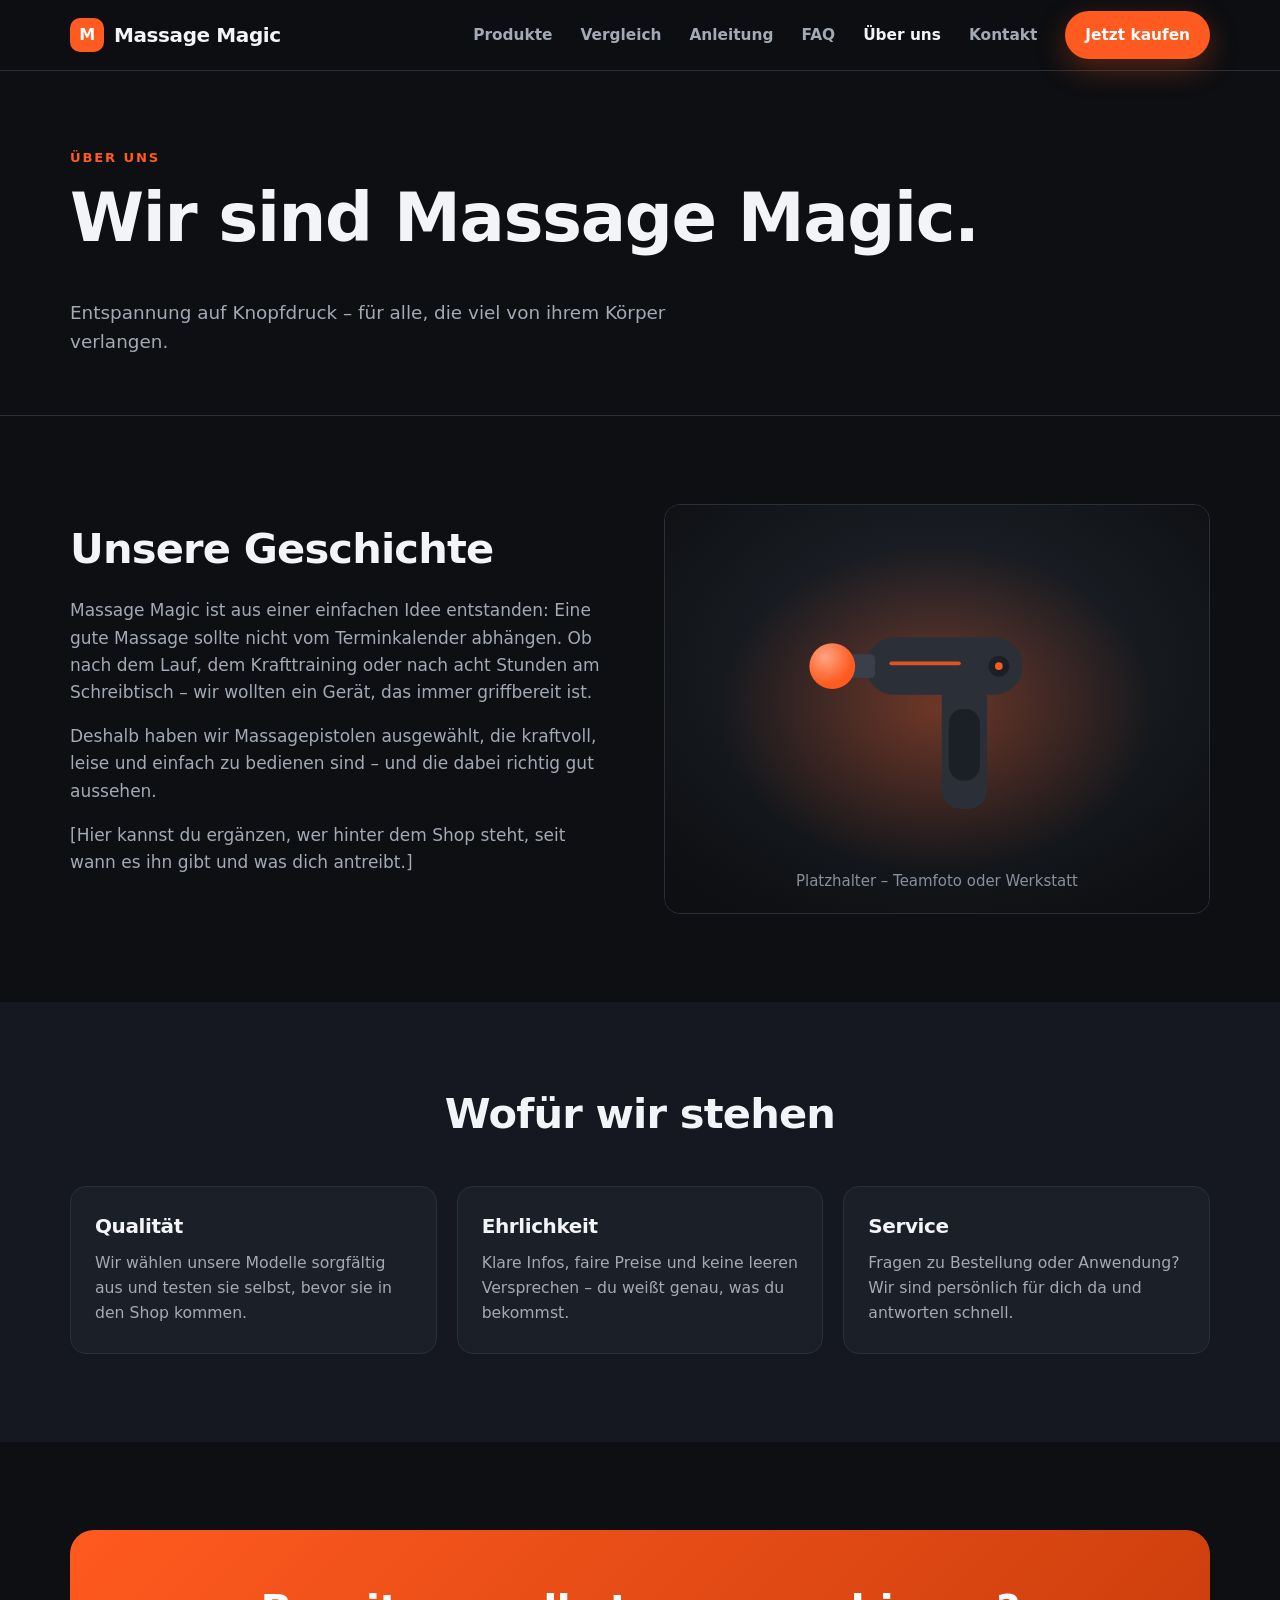
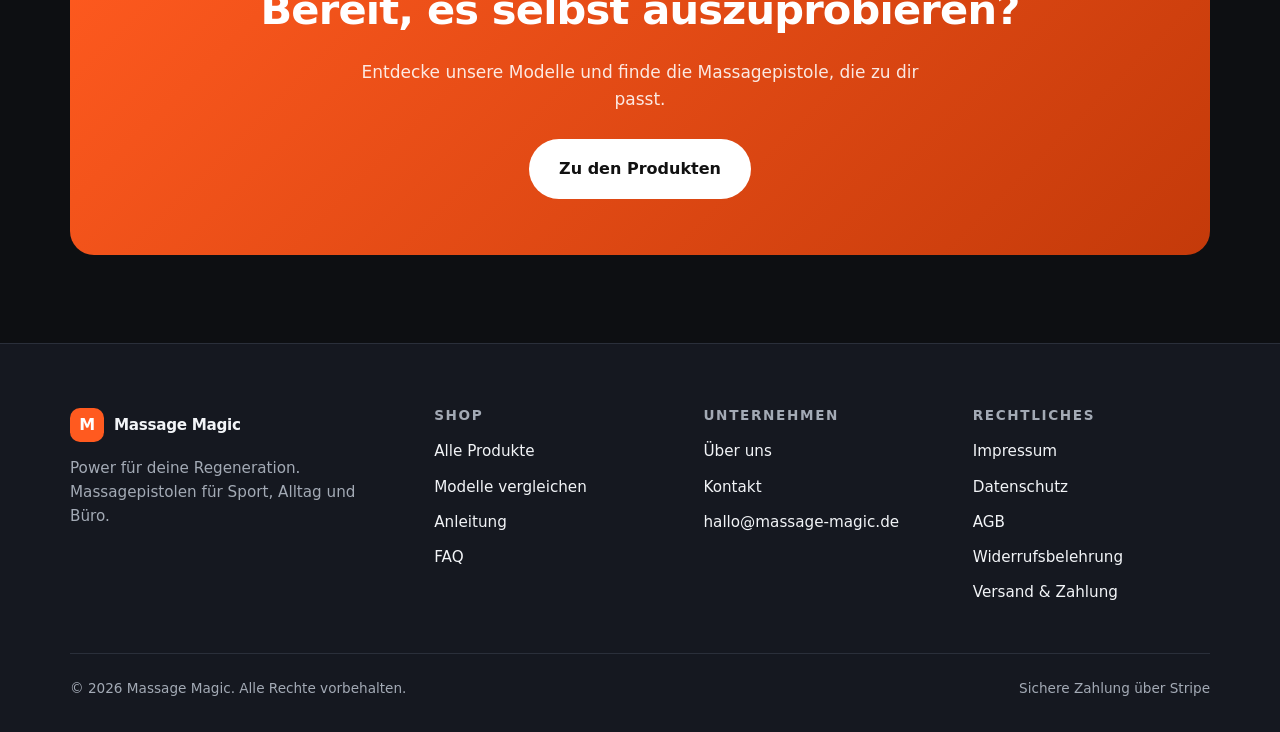
<file: ueber-uns.html>
<!DOCTYPE html>
<html lang="de">
<head>
  <meta charset="utf-8">
  <meta name="viewport" content="width=device-width, initial-scale=1">
  <title>Über uns – Massage Magic</title>
  <meta name="description" content="Lerne Massage Magic kennen – das Team hinter den Massagepistolen für Sport, Alltag und Büro.">
  <meta name="theme-color" content="#0d0f12">
  <link rel="icon" href="images/favicon.svg" type="image/svg+xml">
  <link rel="stylesheet" href="css/style.css">
</head>
<body>
  <div id="site-header"></div>

  <main id="main">
    <section class="page-hero">
      <div class="container">
        <span class="eyebrow">Über uns</span>
        <h1>Wir sind Massage Magic.</h1>
        <p>Entspannung auf Knopfdruck – für alle, die viel von ihrem Körper verlangen.</p>
      </div>
    </section>

    <!-- Die Texte hier sind Vorschläge. Pass sie gern an deine eigene Geschichte an. -->
    <section class="section">
      <div class="container two-col">
        <div>
          <h2>Unsere Geschichte</h2>
          <p class="muted">Massage Magic ist aus einer einfachen Idee entstanden: Eine gute Massage sollte nicht vom Terminkalender abhängen. Ob nach dem Lauf, dem Krafttraining oder nach acht Stunden am Schreibtisch – wir wollten ein Gerät, das immer griffbereit ist.</p>
          <p class="muted">Deshalb haben wir Massagepistolen ausgewählt, die kraftvoll, leise und einfach zu bedienen sind – und die dabei richtig gut aussehen.</p>
          <p class="muted">[Hier kannst du ergänzen, wer hinter dem Shop steht, seit wann es ihn gibt und was dich antreibt.]</p>
        </div>
        <!-- EIGENES BILD: images/ueber-uns.svg durch ein Foto von dir/deinem Team ersetzen -->
        <img src="images/ueber-uns.svg" alt="Das Team von Massage Magic" width="800" height="600" loading="lazy">
      </div>
    </section>

    <section class="section section--soft">
      <div class="container">
        <div class="section-head">
          <h2>Wofür wir stehen</h2>
        </div>
        <div class="values">
          <div class="benefit">
            <h3>Qualität</h3>
            <p>Wir wählen unsere Modelle sorgfältig aus und testen sie selbst, bevor sie in den Shop kommen.</p>
          </div>
          <div class="benefit">
            <h3>Ehrlichkeit</h3>
            <p>Klare Infos, faire Preise und keine leeren Versprechen – du weißt genau, was du bekommst.</p>
          </div>
          <div class="benefit">
            <h3>Service</h3>
            <p>Fragen zu Bestellung oder Anwendung? Wir sind persönlich für dich da und antworten schnell.</p>
          </div>
        </div>
      </div>
    </section>

    <section class="section">
      <div class="container">
        <div class="cta-band">
          <h2>Bereit, es selbst auszuprobieren?</h2>
          <p>Entdecke unsere Modelle und finde die Massagepistole, die zu dir passt.</p>
          <a class="btn" href="index.html#produkte">Zu den Produkten</a>
        </div>
      </div>
    </section>
  </main>

  <div id="site-footer"></div>
  <script src="js/layout.js"></script>
</body>
</html>
</file>
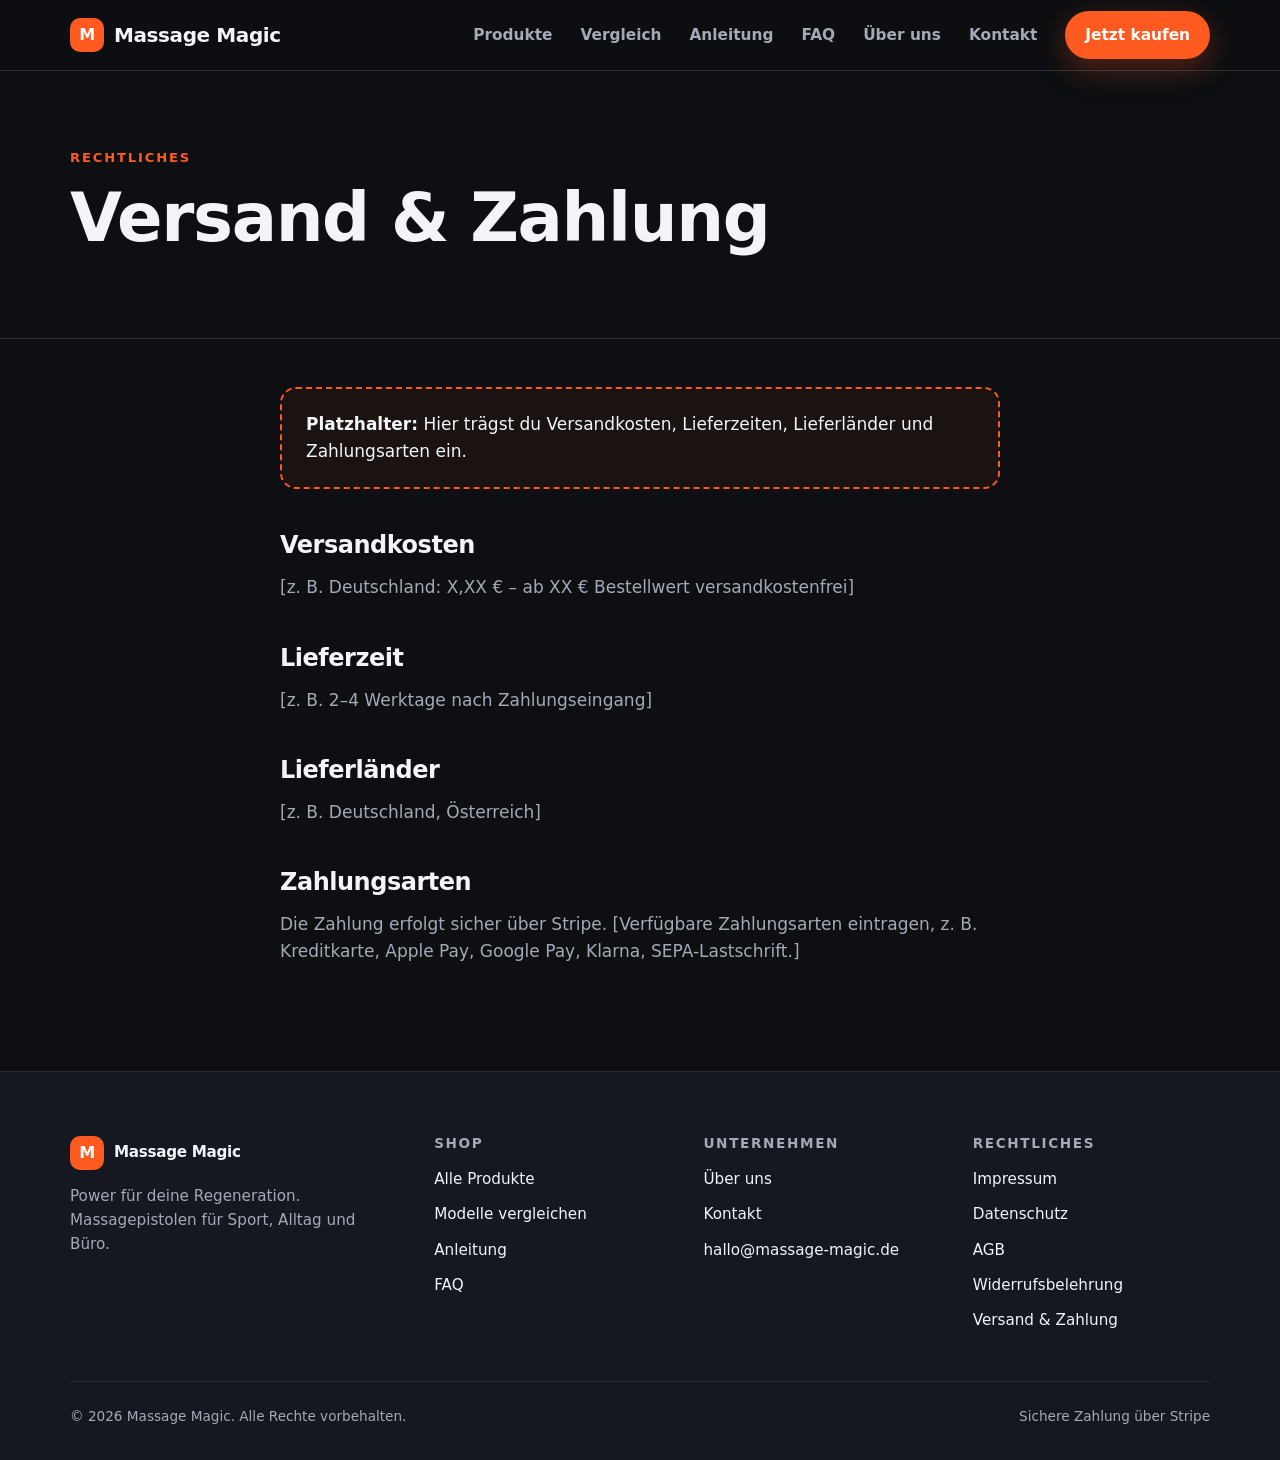
<file: versand.html>
<!DOCTYPE html>
<html lang="de">
<head>
  <meta charset="utf-8">
  <meta name="viewport" content="width=device-width, initial-scale=1">
  <title>Versand &amp; Zahlung – Massage Magic</title>
  <meta name="robots" content="noindex">
  <meta name="theme-color" content="#0d0f12">
  <link rel="icon" href="images/favicon.svg" type="image/svg+xml">
  <link rel="stylesheet" href="css/style.css">
</head>
<body>
  <div id="site-header"></div>

  <main id="main">
    <section class="page-hero">
      <div class="container">
        <span class="eyebrow">Rechtliches</span>
        <h1>Versand &amp; Zahlung</h1>
      </div>
    </section>

    <div class="container prose">
      <!-- ====== PLATZHALTER: Diesen Kasten löschen, sobald du deinen Text eingefügt hast ====== -->
      <div class="placeholder-box">
        <strong>Platzhalter:</strong> Hier trägst du Versandkosten, Lieferzeiten, Lieferländer und Zahlungsarten ein.
      </div>

      <!-- ====== HIER DEINEN TEXT EINFÜGEN ====== -->
      <h2>Versandkosten</h2>
      <p>[z. B. Deutschland: X,XX € – ab XX € Bestellwert versandkostenfrei]</p>
      <h2>Lieferzeit</h2>
      <p>[z. B. 2–4 Werktage nach Zahlungseingang]</p>
      <h2>Lieferländer</h2>
      <p>[z. B. Deutschland, Österreich]</p>
      <h2>Zahlungsarten</h2>
      <p>Die Zahlung erfolgt sicher über Stripe. [Verfügbare Zahlungsarten eintragen, z. B. Kreditkarte, Apple Pay, Google Pay, Klarna, SEPA-Lastschrift.]</p>
    </div>
  </main>

  <div id="site-footer"></div>
  <script src="js/layout.js"></script>
</body>
</html>
</file>
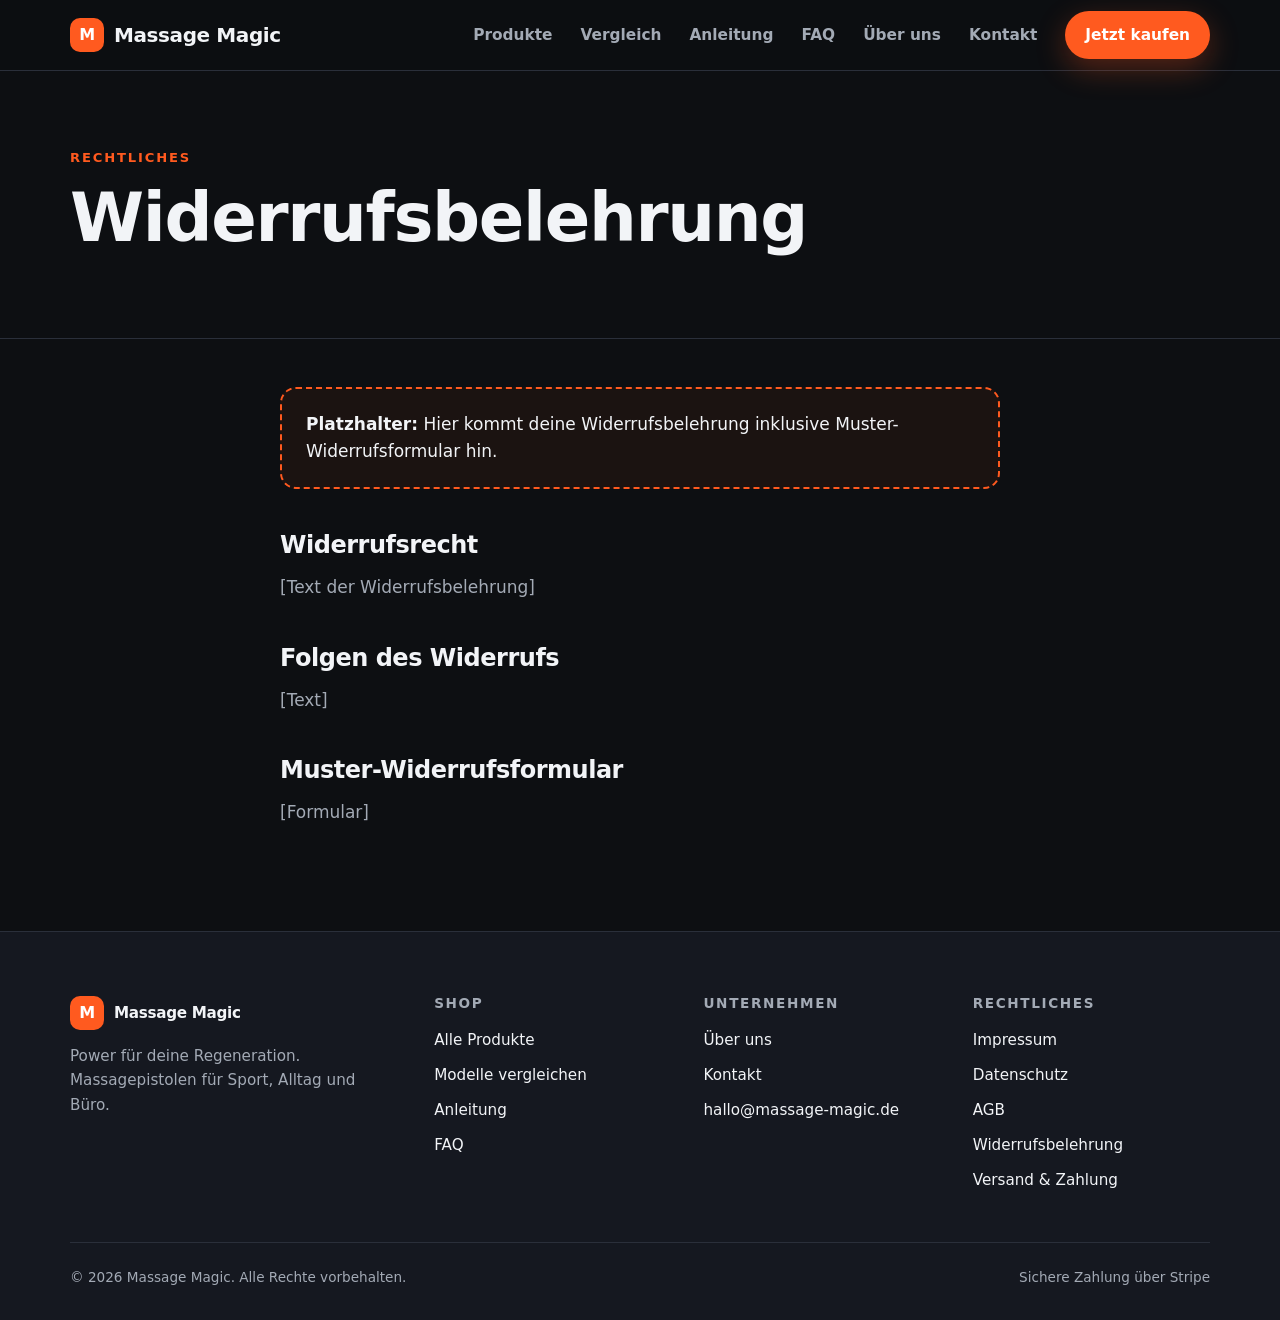
<file: widerruf.html>
<!DOCTYPE html>
<html lang="de">
<head>
  <meta charset="utf-8">
  <meta name="viewport" content="width=device-width, initial-scale=1">
  <title>Widerrufsbelehrung – Massage Magic</title>
  <meta name="robots" content="noindex">
  <meta name="theme-color" content="#0d0f12">
  <link rel="icon" href="images/favicon.svg" type="image/svg+xml">
  <link rel="stylesheet" href="css/style.css">
</head>
<body>
  <div id="site-header"></div>

  <main id="main">
    <section class="page-hero">
      <div class="container">
        <span class="eyebrow">Rechtliches</span>
        <h1>Widerrufsbelehrung</h1>
      </div>
    </section>

    <div class="container prose">
      <!-- ====== PLATZHALTER: Diesen Kasten löschen, sobald du deinen Text eingefügt hast ====== -->
      <div class="placeholder-box">
        <strong>Platzhalter:</strong> Hier kommt deine Widerrufsbelehrung inklusive Muster-Widerrufsformular hin.
      </div>

      <!-- ====== HIER DEINEN TEXT EINFÜGEN ====== -->
      <h2>Widerrufsrecht</h2>
      <p>[Text der Widerrufsbelehrung]</p>
      <h2>Folgen des Widerrufs</h2>
      <p>[Text]</p>
      <h2>Muster-Widerrufsformular</h2>
      <p>[Formular]</p>
    </div>
  </main>

  <div id="site-footer"></div>
  <script src="js/layout.js"></script>
</body>
</html>
</file>
<file: css/style.css>
/* =========================================================
   Massage Magic – Stylesheet
   ---------------------------------------------------------
   FARBEN ÄNDERN: Passe einfach die Werte unter :root an.
   --accent ist die kräftige Akzentfarbe (Buttons, Highlights).
   ========================================================= */
:root {
  --accent: #ff5a1f;          /* Akzentfarbe (Signal-Orange) */
  --accent-hover: #ff7a45;
  --accent-text: #ffffff;     /* Textfarbe auf Akzent-Buttons */

  --bg: #0d0f12;              /* Seitenhintergrund */
  --bg-soft: #151820;         /* Abschnitte / Karten */
  --bg-card: #1b1f27;
  --border: #2a2f3a;
  --text: #f2f4f7;
  --text-muted: #a3aab5;

  --radius: 16px;
  --radius-sm: 10px;
  --max: 1180px;
  --shadow: 0 20px 50px rgba(0, 0, 0, .45);
  --font: system-ui, -apple-system, "Segoe UI", Roboto, "Helvetica Neue", Arial, sans-serif;
}

*, *::before, *::after { box-sizing: border-box; }
html { scroll-behavior: smooth; -webkit-text-size-adjust: 100%; }
body {
  margin: 0;
  background: var(--bg);
  color: var(--text);
  font-family: var(--font);
  font-size: 17px;
  line-height: 1.6;
  -webkit-font-smoothing: antialiased;
}
img { max-width: 100%; height: auto; display: block; }
a { color: var(--accent); text-decoration: none; }
a:hover { color: var(--accent-hover); }
h1, h2, h3, h4 { line-height: 1.15; margin: 0 0 .6em; letter-spacing: -.02em; }
h1 { font-size: clamp(2.3rem, 6vw, 4.2rem); font-weight: 800; }
h2 { font-size: clamp(1.8rem, 4vw, 2.6rem); font-weight: 800; }
h3 { font-size: 1.25rem; font-weight: 700; }
p { margin: 0 0 1em; }

.container { width: 100%; max-width: var(--max); margin: 0 auto; padding: 0 20px; }
.section { padding: 88px 0; }
.section--soft { background: var(--bg-soft); }
.section-head { max-width: 680px; margin: 0 auto 48px; text-align: center; }
.section-head p { color: var(--text-muted); font-size: 1.1rem; }
.eyebrow {
  display: inline-block;
  color: var(--accent);
  font-weight: 700;
  font-size: .82rem;
  letter-spacing: .14em;
  text-transform: uppercase;
  margin-bottom: 12px;
}
.accent { color: var(--accent); }
.muted { color: var(--text-muted); }
.skip-link { position: absolute; left: -999px; top: 0; }
.skip-link:focus { left: 12px; top: 12px; z-index: 100; background: var(--accent); color: #fff; padding: 8px 14px; border-radius: 8px; }

/* ---------- Buttons ---------- */
.btn {
  display: inline-flex; align-items: center; justify-content: center; gap: 8px;
  padding: 15px 28px;
  border-radius: 999px;
  font-weight: 700; font-size: 1rem;
  border: 2px solid transparent;
  cursor: pointer;
  transition: transform .15s ease, background .2s ease, border-color .2s ease, color .2s ease;
  font-family: inherit;
  text-align: center;
}
.btn:active { transform: scale(.97); }
.btn--primary { background: var(--accent); color: var(--accent-text); box-shadow: 0 10px 30px rgba(255, 90, 31, .3); }
.btn--primary:hover { background: var(--accent-hover); color: var(--accent-text); }
.btn--ghost { border-color: var(--border); color: var(--text); background: transparent; }
.btn--ghost:hover { border-color: var(--accent); color: var(--accent); }
.btn--block { width: 100%; }
.btn--sm { padding: 10px 18px; font-size: .92rem; }

/* ---------- Header ---------- */
.site-header {
  position: sticky; top: 0; z-index: 50;
  background: rgba(13, 15, 18, .85);
  backdrop-filter: blur(12px);
  -webkit-backdrop-filter: blur(12px);
  border-bottom: 1px solid var(--border);
}
.header-inner { display: flex; align-items: center; justify-content: space-between; height: 70px; }
.logo { display: flex; align-items: center; gap: 10px; color: var(--text); font-weight: 800; font-size: 1.25rem; letter-spacing: -.02em; }
.logo:hover { color: var(--text); }
.logo-mark {
  width: 34px; height: 34px; border-radius: 10px;
  background: var(--accent);
  display: grid; place-items: center;
  color: #fff; font-size: 1rem; font-weight: 900;
}
.main-nav ul { list-style: none; margin: 0; padding: 0; display: flex; gap: 28px; align-items: center; }
.main-nav a { color: var(--text-muted); font-weight: 600; font-size: .96rem; }
.main-nav a:hover, .main-nav a[aria-current="page"] { color: var(--text); }
.main-nav a.btn--primary, .main-nav a.btn--primary:hover { color: var(--accent-text); }
.nav-toggle {
  display: none;
  background: none; border: 0; color: var(--text);
  width: 44px; height: 44px; cursor: pointer; padding: 10px;
}
.nav-toggle span, .nav-toggle span::before, .nav-toggle span::after {
  display: block; width: 24px; height: 2px; background: currentColor; border-radius: 2px;
  position: relative; transition: transform .2s ease, background .2s ease;
}
.nav-toggle span::before, .nav-toggle span::after { content: ""; position: absolute; left: 0; }
.nav-toggle span::before { top: -7px; }
.nav-toggle span::after { top: 7px; }
.nav-open .nav-toggle span { background: transparent; }
.nav-open .nav-toggle span::before { transform: translateY(7px) rotate(45deg); }
.nav-open .nav-toggle span::after { transform: translateY(-7px) rotate(-45deg); }

/* ---------- Hero ---------- */
.hero { position: relative; overflow: hidden; padding: 72px 0 96px; }
.hero::before {
  content: ""; position: absolute; inset: auto -20% -40% auto;
  width: 70vw; height: 70vw; max-width: 900px; max-height: 900px;
  background: radial-gradient(circle, rgba(255, 90, 31, .22), transparent 60%);
  pointer-events: none;
}
.hero-grid { display: grid; grid-template-columns: 1.05fr 1fr; gap: 48px; align-items: center; position: relative; }
.hero p.lead { font-size: 1.2rem; color: var(--text-muted); max-width: 520px; margin-bottom: 32px; }
.hero-actions { display: flex; gap: 14px; flex-wrap: wrap; }
.hero-badges { display: flex; gap: 24px; flex-wrap: wrap; margin-top: 36px; color: var(--text-muted); font-size: .92rem; }
.hero-badges span::before { content: "✓ "; color: var(--accent); font-weight: 800; }
.hero-image { border-radius: 24px; overflow: hidden; box-shadow: var(--shadow); border: 1px solid var(--border); }

/* ---------- Vorteile ---------- */
.benefits { display: grid; grid-template-columns: repeat(4, 1fr); gap: 20px; }
.benefit {
  background: var(--bg-card); border: 1px solid var(--border); border-radius: var(--radius);
  padding: 28px 24px; transition: border-color .2s ease, transform .2s ease;
}
.benefit:hover { border-color: var(--accent); transform: translateY(-4px); }
.benefit-icon {
  width: 52px; height: 52px; border-radius: 14px; margin-bottom: 18px;
  background: rgba(255, 90, 31, .12); color: var(--accent);
  display: grid; place-items: center;
}
.benefit-icon svg { width: 26px; height: 26px; }
.benefit p { color: var(--text-muted); margin: 0; font-size: .98rem; }

/* ---------- Produktkarten ---------- */
.product-grid { display: grid; grid-template-columns: repeat(3, 1fr); gap: 24px; }
.product-card {
  position: relative;
  background: var(--bg-card); border: 1px solid var(--border); border-radius: var(--radius);
  overflow: hidden; display: flex; flex-direction: column;
  transition: transform .2s ease, border-color .2s ease;
}
.product-card:hover { transform: translateY(-4px); border-color: var(--accent); }
.product-card--highlight { border-color: var(--accent); }
.product-badge {
  position: absolute; top: 14px; left: 14px; z-index: 2;
  background: var(--accent); color: #fff; font-size: .78rem; font-weight: 800;
  padding: 5px 12px; border-radius: 999px; letter-spacing: .04em; text-transform: uppercase;
}
.product-card img { aspect-ratio: 4 / 3; object-fit: cover; width: 100%; }
.product-body { padding: 22px 22px 24px; display: flex; flex-direction: column; flex: 1; }
.product-body h3 { margin-bottom: 2px; }
.product-sub { color: var(--accent); font-weight: 600; font-size: .9rem; margin-bottom: 10px; }
.product-body p { color: var(--text-muted); font-size: .97rem; }
.product-price { font-size: 1.6rem; font-weight: 800; margin: auto 0 16px; }
.product-price small { font-size: .8rem; color: var(--text-muted); font-weight: 500; }
.product-actions { display: grid; grid-template-columns: 1fr 1fr; gap: 10px; }

/* ---------- Vergleichstabelle ---------- */
.table-wrap {
  overflow-x: auto; -webkit-overflow-scrolling: touch;
  border: 1px solid var(--border); border-radius: var(--radius); background: var(--bg-card);
}
.compare { width: 100%; border-collapse: collapse; min-width: 560px; }
.compare th, .compare td { padding: 16px 20px; text-align: left; border-bottom: 1px solid var(--border); }
.compare tr:last-child td { border-bottom: 0; }
.compare thead th { font-size: 1.05rem; background: var(--bg-soft); }
.compare thead th.is-highlight { color: var(--accent); }
.compare tbody th { color: var(--text-muted); font-weight: 600; white-space: nowrap; }
.compare td.is-highlight { background: rgba(255, 90, 31, .06); }
.compare .row-price td { font-weight: 800; font-size: 1.1rem; }
.table-hint { display: none; color: var(--text-muted); font-size: .85rem; margin-top: 10px; text-align: center; }

/* ---------- Anleitung ---------- */
.steps { display: grid; grid-template-columns: repeat(4, 1fr); gap: 20px; counter-reset: step; }
.step { position: relative; padding: 28px 24px; background: var(--bg-card); border: 1px solid var(--border); border-radius: var(--radius); }
.step::before {
  counter-increment: step; content: counter(step);
  display: grid; place-items: center;
  width: 42px; height: 42px; border-radius: 50%;
  background: var(--accent); color: #fff; font-weight: 800; margin-bottom: 16px;
}
.step p { color: var(--text-muted); margin: 0; font-size: .97rem; }
.notice {
  margin-top: 28px; padding: 18px 22px;
  border-left: 4px solid var(--accent); background: var(--bg-card); border-radius: var(--radius-sm);
  color: var(--text-muted); font-size: .95rem;
}
.notice strong { color: var(--text); }

/* ---------- Bewertungen (Platzhalter) ---------- */
.reviews-empty {
  max-width: 640px; margin: 0 auto; text-align: center;
  padding: 48px 28px; border: 2px dashed var(--border); border-radius: var(--radius);
}
.reviews-empty .stars { font-size: 1.8rem; color: var(--border); letter-spacing: 4px; margin-bottom: 12px; }
.reviews-empty p { color: var(--text-muted); }

/* ---------- FAQ ---------- */
.faq { max-width: 820px; margin: 0 auto; }
.faq-group + .faq-group { margin-top: 40px; }
.faq-group h3 { color: var(--accent); font-size: .95rem; text-transform: uppercase; letter-spacing: .1em; margin-bottom: 14px; }
.faq details {
  background: var(--bg-card); border: 1px solid var(--border); border-radius: var(--radius-sm);
  margin-bottom: 12px; overflow: hidden;
}
.faq summary {
  cursor: pointer; list-style: none; padding: 20px 56px 20px 22px; font-weight: 700; position: relative;
}
.faq summary::-webkit-details-marker { display: none; }
.faq summary::after {
  content: "+"; position: absolute; right: 22px; top: 50%; transform: translateY(-50%);
  font-size: 1.5rem; color: var(--accent); font-weight: 400; transition: transform .2s ease;
}
.faq details[open] summary::after { transform: translateY(-50%) rotate(45deg); }
.faq details > div { padding: 0 22px 20px; color: var(--text-muted); }

/* ---------- CTA-Band ---------- */
.cta-band {
  background: linear-gradient(135deg, var(--accent), #c43a0a);
  border-radius: 24px; padding: 56px 40px; text-align: center;
}
.cta-band h2 { color: #fff; }
.cta-band p { color: rgba(255, 255, 255, .88); max-width: 560px; margin: 0 auto 26px; }
.cta-band .btn { background: #fff; color: #111; }
.cta-band .btn:hover { background: #111; color: #fff; }

/* ---------- Produktdetail ---------- */
.breadcrumb { font-size: .9rem; color: var(--text-muted); padding: 24px 0 0; }
.breadcrumb a { color: var(--text-muted); }
.breadcrumb a:hover { color: var(--accent); }
.detail { display: grid; grid-template-columns: 1.1fr 1fr; gap: 56px; padding: 32px 0 72px; align-items: start; }
.gallery-main { border-radius: var(--radius); overflow: hidden; border: 1px solid var(--border); background: var(--bg-card); }
.gallery-main img { aspect-ratio: 4 / 3; object-fit: cover; width: 100%; }
.gallery-thumbs { display: grid; grid-template-columns: repeat(4, 1fr); gap: 12px; margin-top: 12px; }
.gallery-thumbs button {
  padding: 0; border: 2px solid var(--border); border-radius: var(--radius-sm); overflow: hidden;
  background: none; cursor: pointer; transition: border-color .2s ease;
}
.gallery-thumbs button[aria-current="true"], .gallery-thumbs button:hover { border-color: var(--accent); }
.gallery-thumbs img { aspect-ratio: 4 / 3; object-fit: cover; width: 100%; }
.detail-info .product-sub { font-size: 1rem; }
.detail-price { font-size: 2.2rem; font-weight: 800; margin: 8px 0 4px; }
.detail-tax { color: var(--text-muted); font-size: .88rem; margin-bottom: 22px; }
.detail-buy { position: sticky; top: 90px; }
.usp-list { list-style: none; padding: 0; margin: 22px 0 0; display: grid; gap: 8px; color: var(--text-muted); font-size: .95rem; }
.usp-list li::before { content: "✓  "; color: var(--accent); font-weight: 800; }
.spec-list { display: grid; grid-template-columns: 1fr 1fr; gap: 0; margin: 0; border: 1px solid var(--border); border-radius: var(--radius-sm); overflow: hidden; }
.spec-list div { padding: 14px 18px; border-bottom: 1px solid var(--border); background: var(--bg-card); }
.spec-list div:nth-child(odd) { border-right: 1px solid var(--border); }
.spec-list dt { color: var(--text-muted); font-size: .85rem; }
.spec-list dd { margin: 0; font-weight: 700; }
.box-list { list-style: none; padding: 0; margin: 0; display: grid; gap: 10px; }
.box-list li { padding: 12px 16px; background: var(--bg-card); border: 1px solid var(--border); border-radius: var(--radius-sm); }
.box-list li::before { content: "📦  "; }
.detail-section + .detail-section { margin-top: 36px; }

/* ---------- Textseiten (Über uns, Kontakt, Rechtliches) ---------- */
.page-hero { padding: 72px 0 40px; border-bottom: 1px solid var(--border); }
.page-hero p { color: var(--text-muted); font-size: 1.15rem; max-width: 640px; }
.prose { max-width: 760px; padding: 48px 20px 88px; }
.prose h2 { font-size: 1.5rem; margin-top: 1.8em; }
.prose h3 { margin-top: 1.4em; }
.prose p, .prose li { color: var(--text-muted); }
.placeholder-box {
  border: 2px dashed var(--accent); border-radius: var(--radius); padding: 22px 24px;
  background: rgba(255, 90, 31, .06); color: var(--text); margin-bottom: 28px;
}
.two-col { display: grid; grid-template-columns: 1fr 1fr; gap: 48px; align-items: center; }
.two-col img { border-radius: var(--radius); border: 1px solid var(--border); }
.values { display: grid; grid-template-columns: repeat(3, 1fr); gap: 20px; margin-top: 40px; }
.contact-grid { display: grid; grid-template-columns: repeat(3, 1fr); gap: 20px; }
.contact-card { background: var(--bg-card); border: 1px solid var(--border); border-radius: var(--radius); padding: 28px; }
.contact-card h3 { margin-bottom: 6px; }
.contact-card p { color: var(--text-muted); margin-bottom: 14px; }

/* ---------- Toast (Hinweis bei Platzhalter-Links) ---------- */
.toast {
  position: fixed; left: 50%; bottom: 24px; transform: translate(-50%, 140%);
  background: var(--bg-card); border: 1px solid var(--accent); color: var(--text);
  padding: 14px 22px; border-radius: 12px; box-shadow: var(--shadow); z-index: 200;
  max-width: calc(100% - 32px); font-size: .95rem;
  opacity: 0; visibility: hidden;
  transition: transform .3s ease, opacity .3s ease, visibility .3s;
}
.toast.is-visible { transform: translate(-50%, 0); opacity: 1; visibility: visible; }

/* ---------- Footer ---------- */
.site-footer { border-top: 1px solid var(--border); padding: 64px 0 32px; background: var(--bg-soft); }
.footer-grid { display: grid; grid-template-columns: 1.4fr 1fr 1fr 1fr; gap: 32px; }
.site-footer h4 { font-size: .85rem; text-transform: uppercase; letter-spacing: .12em; color: var(--text-muted); margin-bottom: 14px; }
.site-footer ul { list-style: none; padding: 0; margin: 0; display: grid; gap: 8px; }
.site-footer a { color: var(--text); font-size: .95rem; }
.site-footer a:hover { color: var(--accent); }
.footer-about p { color: var(--text-muted); font-size: .95rem; margin-top: 14px; max-width: 300px; }
.footer-bottom {
  margin-top: 48px; padding-top: 24px; border-top: 1px solid var(--border);
  display: flex; justify-content: space-between; flex-wrap: wrap; gap: 12px;
  color: var(--text-muted); font-size: .85rem;
}

.loading { color: var(--text-muted); text-align: center; padding: 40px 0; }

/* =========================================================
   Responsive: Tablet
   ========================================================= */
@media (max-width: 1024px) {
  .benefits, .steps { grid-template-columns: repeat(2, 1fr); }
  .product-grid { grid-template-columns: repeat(2, 1fr); }
  .footer-grid { grid-template-columns: 1fr 1fr; }
  .detail { gap: 36px; }
}

/* =========================================================
   Responsive: Handy
   ========================================================= */
@media (max-width: 780px) {
  body { font-size: 16px; }
  .section { padding: 64px 0; }
  .section-head { margin-bottom: 32px; }

  .nav-toggle { display: block; }
  .main-nav {
    position: fixed; inset: 70px 0 auto 0;
    background: var(--bg); border-bottom: 1px solid var(--border);
    max-height: 0; overflow: hidden; transition: max-height .3s ease;
  }
  .nav-open .main-nav { max-height: 80vh; }
  .main-nav ul { flex-direction: column; align-items: stretch; gap: 0; padding: 8px 20px 20px; }
  .main-nav li a { display: block; padding: 14px 0; font-size: 1.1rem; border-bottom: 1px solid var(--border); }
  .main-nav li:last-child a { border-bottom: 0; }
  .main-nav .btn { margin-top: 12px; width: 100%; }

  .hero { padding: 36px 0 64px; }
  .hero-grid { grid-template-columns: 1fr; gap: 32px; }
  .hero-image { order: -1; }
  .hero-actions .btn { flex: 1 1 100%; }
  .hero-badges { gap: 10px 18px; margin-top: 24px; }

  .benefits, .steps, .product-grid, .values, .contact-grid { grid-template-columns: 1fr; }
  .two-col { grid-template-columns: 1fr; gap: 28px; }
  .detail { grid-template-columns: 1fr; padding-top: 20px; }
  .detail-buy { position: static; }
  .spec-list { grid-template-columns: 1fr; }
  .spec-list div:nth-child(odd) { border-right: 0; }
  .table-hint { display: block; }
  .compare th, .compare td { padding: 12px 14px; }

  .cta-band { padding: 40px 22px; border-radius: 18px; }
  .footer-grid { grid-template-columns: 1fr 1fr; }
  .footer-about { grid-column: 1 / -1; }
}

@media (prefers-reduced-motion: reduce) {
  *, *::before, *::after { transition: none !important; scroll-behavior: auto !important; }
}
</file>
